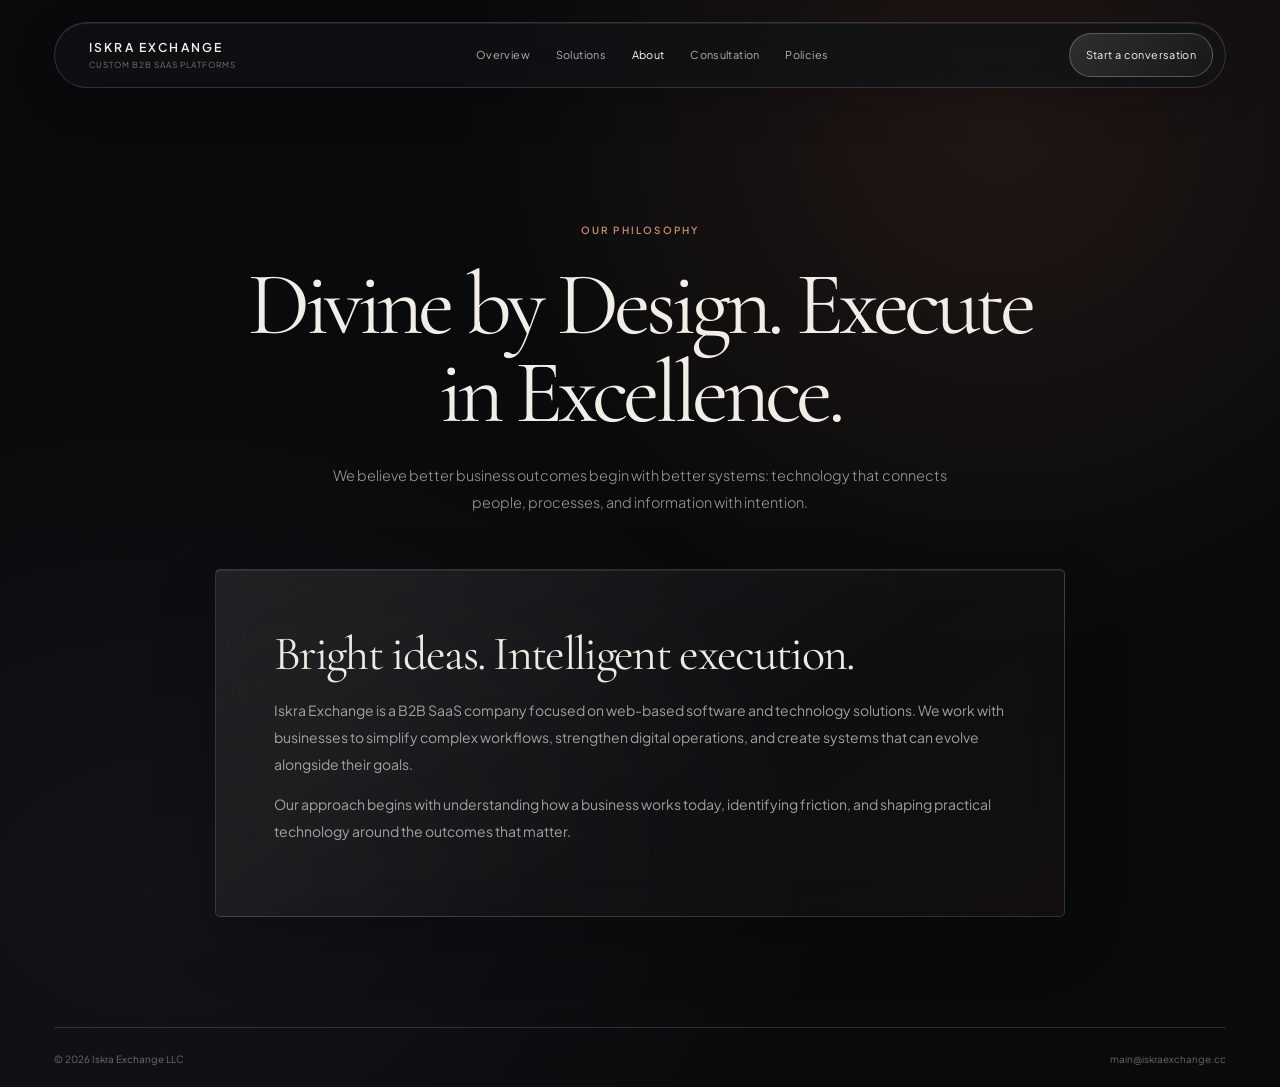
<file: about.html>
<!DOCTYPE html>
<html lang="en">
<head>
  <meta charset="UTF-8" />
  <meta name="viewport" content="width=device-width, initial-scale=1.0" />
  <title>About — Iskra Exchange LLC</title>
  <link rel="stylesheet" href="style.css" />
  <link rel="stylesheet" href="interior.css" />
</head>
<body class="iskra-interior">
  <header><nav class="nav-capsule">
    <a href="index.html" class="brand-group"><span class="brand-mark"><span></span><span></span><span></span></span><div class="logo-text"><span class="logo-title">Iskra Exchange</span><span class="logo-subtitle">Custom B2B SaaS Platforms</span></div></a>
    <div class="nav-links"><a href="index.html" class="nav-btn">Overview</a><a href="services.html" class="nav-btn">Solutions</a><a href="about.html" class="nav-btn active">About</a><a href="contact.html" class="nav-btn">Consultation</a><a href="policies.html" class="nav-btn">Policies</a></div>
    <a href="contact.html" class="nav-btn nav-cta">Start a conversation</a>
  </nav></header>
  <main>
    <div class="header-center"><span class="section-eyebrow">Our philosophy</span><h1 class="section-title">Divine by Design. Execute in Excellence.</h1><p class="section-desc">We believe better business outcomes begin with better systems: technology that connects people, processes, and information with intention.</p></div>
    <div class="standards-card">
      <h2>Bright ideas. Intelligent execution.</h2>
      <p>Iskra Exchange is a B2B SaaS company focused on web-based software and technology solutions. We work with businesses to simplify complex workflows, strengthen digital operations, and create systems that can evolve alongside their goals.</p>
      <p>Our approach begins with understanding how a business works today, identifying friction, and shaping practical technology around the outcomes that matter.</p>
    </div>
  </main>
  <footer><div class="footer-capsule"><div class="footer-bottom"><span>© 2026 Iskra Exchange LLC</span><a href="mailto:main@iskraexchange.cc">main@iskraexchange.cc</a></div></div></footer>
</body>
</html>
</file>
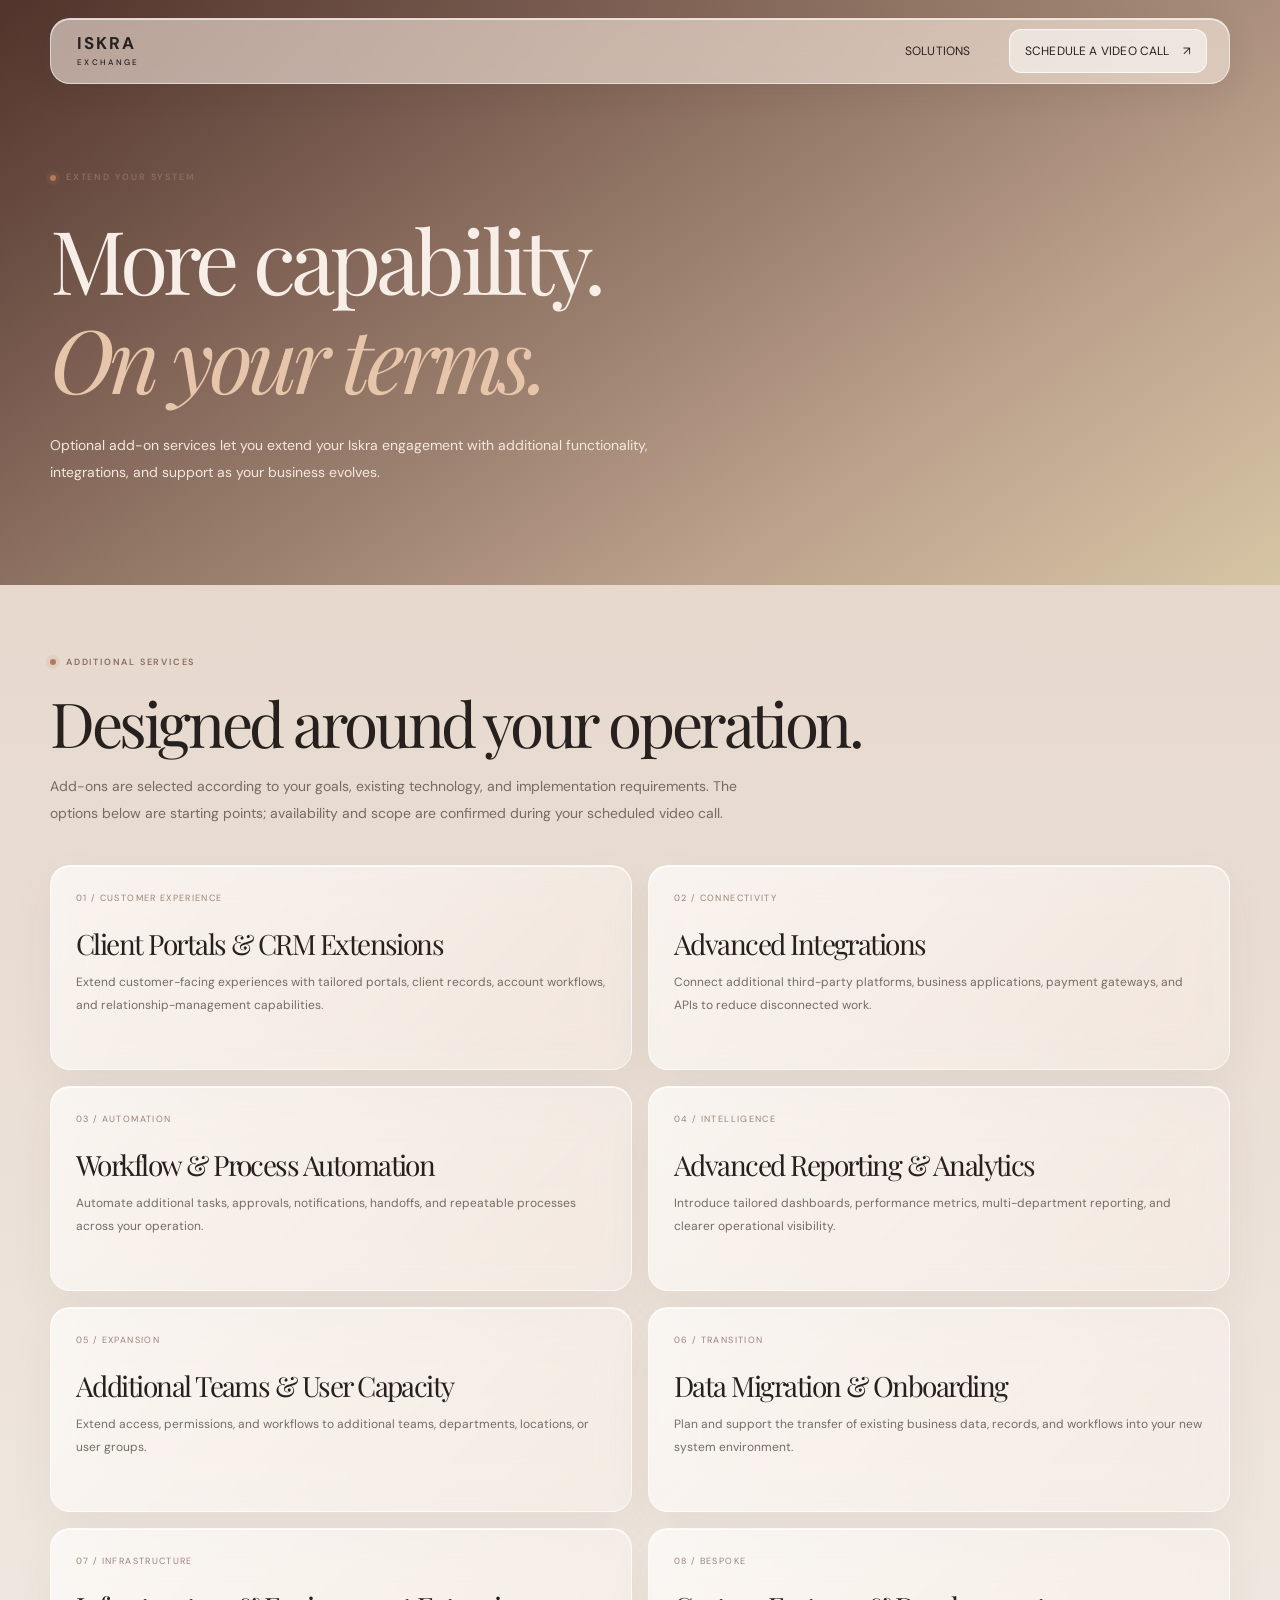
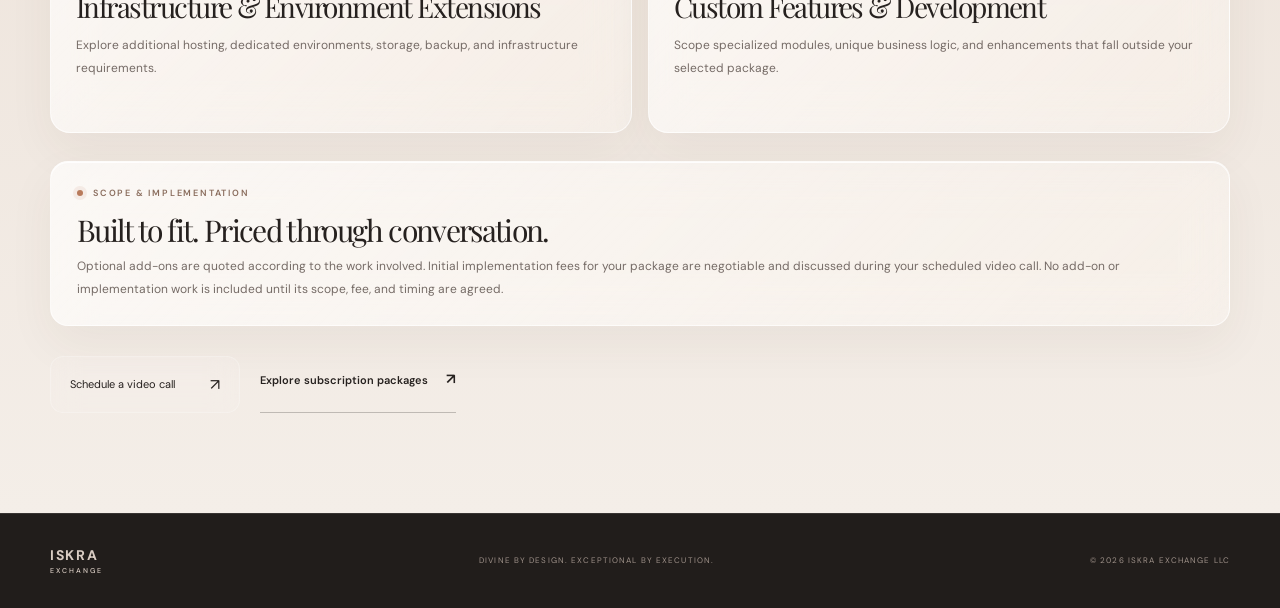
<file: addons.html>
<!doctype html>
<html lang="en">
<head>
<meta charset="utf-8">
<meta name="viewport" content="width=device-width, initial-scale=1">
<meta name="robots" content="noindex, nofollow">
<meta name="description" content="Optional Iskra Exchange add-on services. Shared after a consultation is scheduled.">
<meta name="theme-color" content="#c7b5a8">
<title>Additional Services — Iskra Exchange</title>
<link rel="preconnect" href="https://fonts.googleapis.com">
<link rel="preconnect" href="https://fonts.gstatic.com" crossorigin>
<link href="https://fonts.googleapis.com/css2?family=DM+Sans:wght@400;500;600;700&family=Playfair+Display:ital,wght@1,400;1,500&display=swap" rel="stylesheet">
<link rel="stylesheet" href="styles.css">
<style>
.catalog-hero{padding:170px 0 85px;background:linear-gradient(145deg,#51332b,#bca18c 72%,#d6c5a5)}
.catalog-hero h1{max-width:850px;margin:25px 0;font-size:clamp(48px,7vw,88px);color:#f7eee7}
.catalog-hero h1 em{color:#e7c5aa}
.catalog-hero p{max-width:620px;color:#f3e8df;font-size:14px;line-height:1.9}
.catalog-body{padding:70px 0 100px;background:linear-gradient(to bottom,#e6d8cd,#f4eee8)}
.catalog-intro{max-width:720px;margin-bottom:38px;color:var(--muted);line-height:1.9}
.addon-grid{display:grid;grid-template-columns:repeat(2,minmax(0,1fr));gap:16px}
.addon-card{min-height:205px;padding:25px;border-radius:20px}
.addon-card .card-index{display:block;margin-bottom:22px}
.addon-card h2{margin:0 0 12px;font-size:28px}
.addon-card p{margin:0;color:var(--muted);font-size:12px;line-height:1.9}
.catalog-note{margin-top:28px;padding:24px 26px;border-radius:18px}
.catalog-note p{margin:8px 0 0;color:var(--muted);font-size:12px;line-height:1.9}
.catalog-actions{display:flex;flex-wrap:wrap;gap:20px;margin-top:30px}
@media(max-width:760px){.catalog-hero{padding:135px 0 65px}.addon-grid{grid-template-columns:1fr}.addon-card{min-height:0}}
</style>
</head>
<body>
<header class="site-header">
<a class="wordmark" href="index.html#home" aria-label="Iskra Exchange home">ISKRA<span>EXCHANGE</span></a>
<nav class="navigation" aria-label="Page navigation">
<a href="index.html#services">SOLUTIONS</a>
<a class="nav-cta" href="index.html#contact">SCHEDULE A VIDEO CALL <span aria-hidden="true">↗</span></a>
</nav>
</header>
<main>
<section class="catalog-hero"><div class="section-shell">
<div class="eyebrow"><span class="eyebrow-dot"></span> EXTEND YOUR SYSTEM</div>
<h1>More capability.<br><em>On your terms.</em></h1>
<p>Optional add-on services let you extend your Iskra engagement with additional functionality, integrations, and support as your business evolves.</p>
</div></section>
<section class="catalog-body"><div class="section-shell">
<div class="eyebrow"><span class="eyebrow-dot"></span> ADDITIONAL SERVICES</div>
<h2 style="font-size:clamp(38px,5vw,62px);margin:18px 0 16px">Designed around your operation.</h2>
<p class="catalog-intro">Add-ons are selected according to your goals, existing technology, and implementation requirements. The options below are starting points; availability and scope are confirmed during your scheduled video call.</p>
<div class="addon-grid">
<article class="glass-card addon-card"><span class="card-index">01 / CUSTOMER EXPERIENCE</span><h2>Client Portals &amp; CRM Extensions</h2><p>Extend customer-facing experiences with tailored portals, client records, account workflows, and relationship-management capabilities.</p></article>
<article class="glass-card addon-card"><span class="card-index">02 / CONNECTIVITY</span><h2>Advanced Integrations</h2><p>Connect additional third-party platforms, business applications, payment gateways, and APIs to reduce disconnected work.</p></article>
<article class="glass-card addon-card"><span class="card-index">03 / AUTOMATION</span><h2>Workflow &amp; Process Automation</h2><p>Automate additional tasks, approvals, notifications, handoffs, and repeatable processes across your operation.</p></article>
<article class="glass-card addon-card"><span class="card-index">04 / INTELLIGENCE</span><h2>Advanced Reporting &amp; Analytics</h2><p>Introduce tailored dashboards, performance metrics, multi-department reporting, and clearer operational visibility.</p></article>
<article class="glass-card addon-card"><span class="card-index">05 / EXPANSION</span><h2>Additional Teams &amp; User Capacity</h2><p>Extend access, permissions, and workflows to additional teams, departments, locations, or user groups.</p></article>
<article class="glass-card addon-card"><span class="card-index">06 / TRANSITION</span><h2>Data Migration &amp; Onboarding</h2><p>Plan and support the transfer of existing business data, records, and workflows into your new system environment.</p></article>
<article class="glass-card addon-card"><span class="card-index">07 / INFRASTRUCTURE</span><h2>Infrastructure &amp; Environment Extensions</h2><p>Explore additional hosting, dedicated environments, storage, backup, and infrastructure requirements.</p></article>
<article class="glass-card addon-card"><span class="card-index">08 / BESPOKE</span><h2>Custom Features &amp; Development</h2><p>Scope specialized modules, unique business logic, and enhancements that fall outside your selected package.</p></article>
</div>
<div class="glass-panel catalog-note">
<div class="eyebrow"><span class="eyebrow-dot"></span> SCOPE &amp; IMPLEMENTATION</div>
<h2 style="font-size:30px;margin:13px 0 0">Built to fit. Priced through conversation.</h2>
<p>Optional add-ons are quoted according to the work involved. Initial implementation fees for your package are negotiable and discussed during your scheduled video call. No add-on or implementation work is included until its scope, fee, and timing are agreed.</p>
</div>
<div class="catalog-actions">
<a class="contact-button" href="index.html#contact">Schedule a video call <span>↗</span></a>
<a class="text-link" href="index.html#packages">Explore subscription packages <span>↗</span></a>
</div>
</div></section>
</main>
<footer class="site-footer">
<a class="wordmark footer-wordmark" href="index.html#home">ISKRA<span>EXCHANGE</span></a>
<span class="footer-note">DIVINE BY DESIGN. EXCEPTIONAL BY EXECUTION.</span>
<span class="copyright">© <span id="year"></span> ISKRA EXCHANGE LLC</span>
</footer>
<script src="script.js"></script>
</body>
</html>
</file>
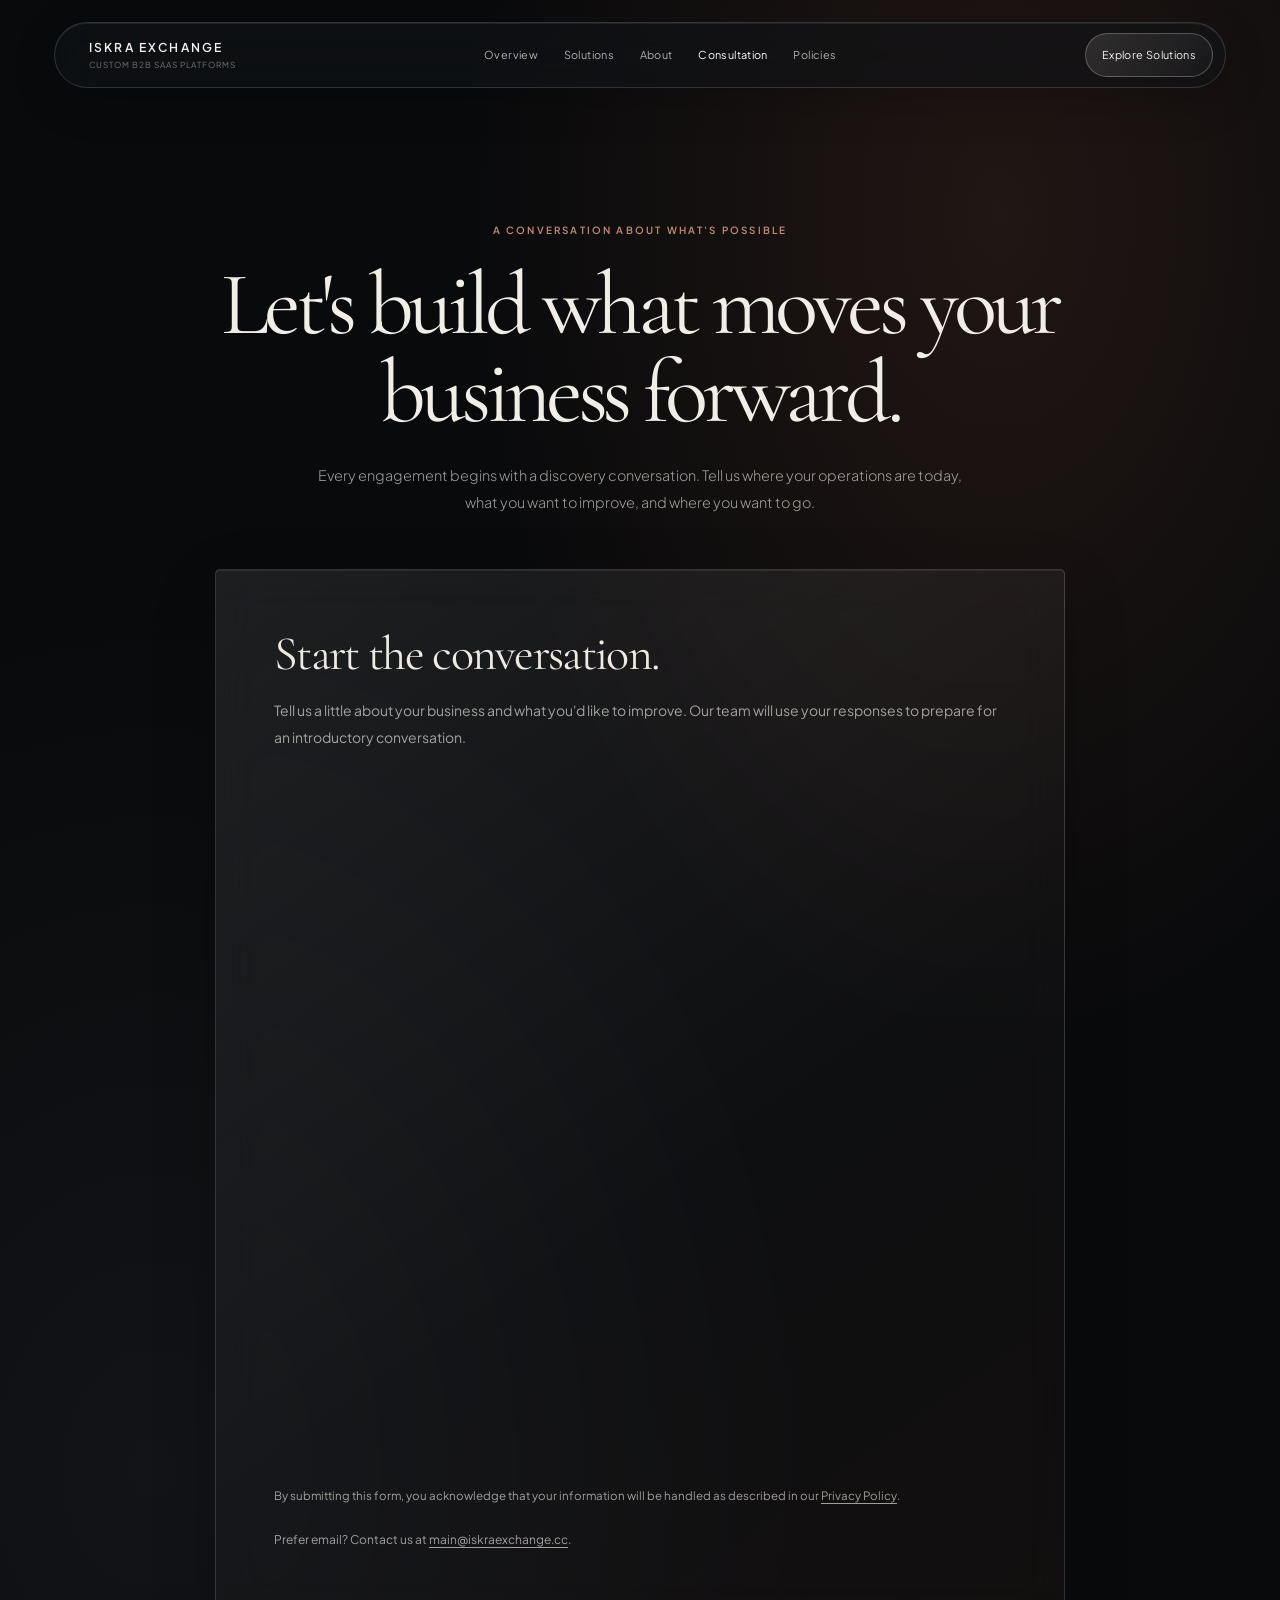
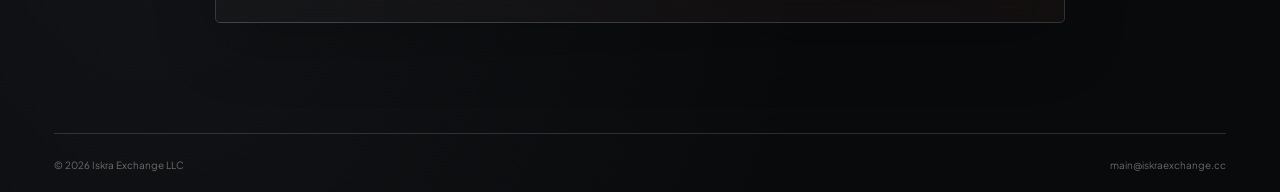
<file: contact.html>
<!DOCTYPE html>
<html lang="en">
<head>
  <meta charset="UTF-8" />
  <meta name="viewport" content="width=device-width, initial-scale=1.0" />
  <title>Schedule Discovery Session — Iskra Exchange LLC</title>
  <link rel="stylesheet" href="style.css" />
  <link rel="stylesheet" href="interior.css" />
</head>
<body class="iskra-interior">
  <div class="ambient-glow-1"></div><div class="ambient-glow-2"></div>
  <header><nav class="nav-capsule">
    <a href="index.html" class="brand-group"><span class="brand-mark"><span></span><span></span><span></span></span><div class="logo-text"><span class="logo-title">Iskra Exchange</span><span class="logo-subtitle">Custom B2B SaaS Platforms</span></div></a>
    <div class="nav-links"><a href="index.html" class="nav-btn">Overview</a><a href="services.html" class="nav-btn">Solutions</a><a href="about.html" class="nav-btn">About</a><a href="contact.html" class="nav-btn active">Consultation</a><a href="policies.html" class="nav-btn">Policies</a></div>
    <a href="services.html" class="nav-btn nav-cta">Explore Solutions</a>
  </nav></header>
  <main>
    <div class="header-center"><span class="section-eyebrow">A conversation about what's possible</span><h1 class="section-title">Let's build what moves your business forward.</h1><p class="section-desc">Every engagement begins with a discovery conversation. Tell us where your operations are today, what you want to improve, and where you want to go.</p></div>
    <div class="standards-card">
      <h2>Start the conversation.</h2>
      <p>Tell us a little about your business and what you'd like to improve. Our team will use your responses to prepare for an introductory conversation.</p>
      <div class="tally-form" style="width:100%;min-height:650px;">
        <iframe
          data-tally-src="https://tally.so/embed/Qo1xXl?alignLeft=1&hideTitle=1&transparentBackground=1&dynamicHeight=1"
          loading="lazy"
          width="100%"
          height="700"
          frameborder="0"
          marginheight="0"
          marginwidth="0"
          title="Iskra Exchange consultation form"
          style="width:100%;min-height:650px;border:0;border-radius:3px;">
        </iframe>
      </div>
      <p class="privacy-note" style="margin-top:14px;font-size:.72rem;">By submitting this form, you acknowledge that your information will be handled as described in our <a href="privacy.html" style="text-decoration:underline;text-underline-offset:3px;">Privacy Policy</a>.</p>
      <p style="margin-top:22px;font-size:.75rem;">Prefer email? Contact us at <a href="mailto:main@iskraexchange.cc" style="text-decoration:underline;text-underline-offset:3px;">main@iskraexchange.cc</a>.</p>
    </div>
  </main>
  <footer><div class="footer-capsule"><div class="footer-bottom"><span>© 2026 Iskra Exchange LLC</span><a href="mailto:main@iskraexchange.cc">main@iskraexchange.cc</a></div></div></footer>
  <script>
    (function () {
      var d = document;
      var w = "https://tally.so/widgets/embed.js";
      var v = function () {
        if (typeof Tally !== "undefined") {
          Tally.loadEmbeds();
        } else {
          d.querySelectorAll("iframe[data-tally-src]:not([src])").forEach(function (e) {
            e.src = e.dataset.tallySrc;
          });
        }
      };
      if (typeof Tally !== "undefined") {
        v();
      } else if (!d.querySelector('script[src="' + w + '"]')) {
        var s = d.createElement("script");
        s.src = w;
        s.onload = v;
        s.onerror = v;
        s.async = true;
        d.body.appendChild(s);
      }
    })();
  </script>
</body>
</html>
</file>
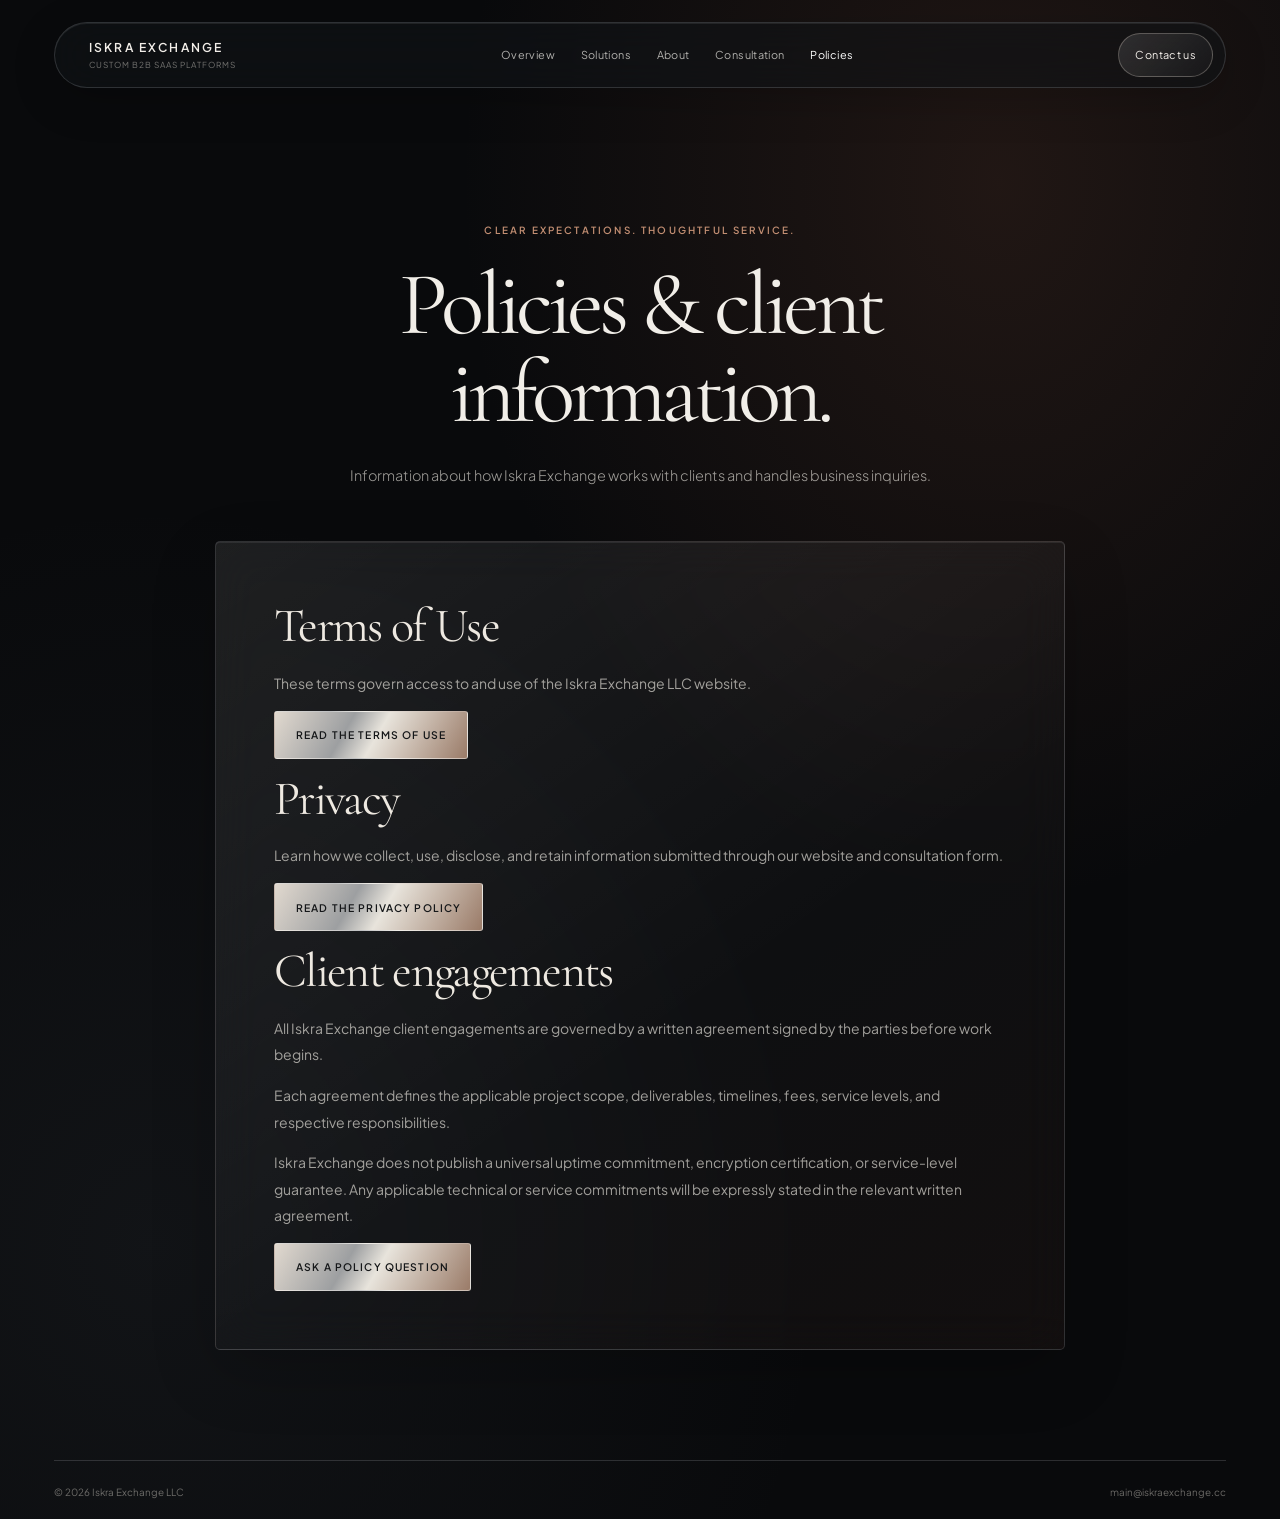
<file: policies.html>
<!DOCTYPE html>
<html lang="en">
<head>
  <meta charset="UTF-8" />
  <meta name="viewport" content="width=device-width, initial-scale=1.0" />
  <title>Policies — Iskra Exchange LLC</title>
  <link rel="stylesheet" href="style.css" />
  <link rel="stylesheet" href="interior.css" />
</head>
<body class="iskra-interior">
  <header><nav class="nav-capsule">
    <a href="index.html" class="brand-group"><span class="brand-mark"><span></span><span></span><span></span></span><div class="logo-text"><span class="logo-title">Iskra Exchange</span><span class="logo-subtitle">Custom B2B SaaS Platforms</span></div></a>
    <div class="nav-links"><a href="index.html" class="nav-btn">Overview</a><a href="services.html" class="nav-btn">Solutions</a><a href="about.html" class="nav-btn">About</a><a href="contact.html" class="nav-btn">Consultation</a><a href="policies.html" class="nav-btn active">Policies</a></div>
    <a href="contact.html" class="nav-btn nav-cta">Contact us</a>
  </nav></header>
  <main>
    <div class="header-center"><span class="section-eyebrow">Clear expectations. Thoughtful service.</span><h1 class="section-title">Policies &amp; client information.</h1><p class="section-desc">Information about how Iskra Exchange works with clients and handles business inquiries.</p></div>
    <div class="standards-card">
      <h2>Terms of Use</h2>
      <p>These terms govern access to and use of the Iskra Exchange LLC website.</p>
      <p><a href="terms.html" class="btn-checkout">Read the Terms of Use</a></p>
      <h2>Privacy</h2>
      <p>Learn how we collect, use, disclose, and retain information submitted through our website and consultation form.</p>
      <p><a href="privacy.html" class="btn-checkout">Read the Privacy Policy</a></p>
      <h2>Client engagements</h2>
      <p>All Iskra Exchange client engagements are governed by a written agreement signed by the parties before work begins.</p>
      <p>Each agreement defines the applicable project scope, deliverables, timelines, fees, service levels, and respective responsibilities.</p>
      <p>Iskra Exchange does not publish a universal uptime commitment, encryption certification, or service-level guarantee. Any applicable technical or service commitments will be expressly stated in the relevant written agreement.</p>
      <a href="mailto:main@iskraexchange.cc?subject=Iskra%20Exchange%20Policies" class="btn-checkout">Ask a policy question</a>
    </div>
  </main>
  <footer><div class="footer-capsule"><div class="footer-bottom"><span>© 2026 Iskra Exchange LLC</span><a href="mailto:main@iskraexchange.cc">main@iskraexchange.cc</a></div></div></footer>
</body>
</html>
</file>
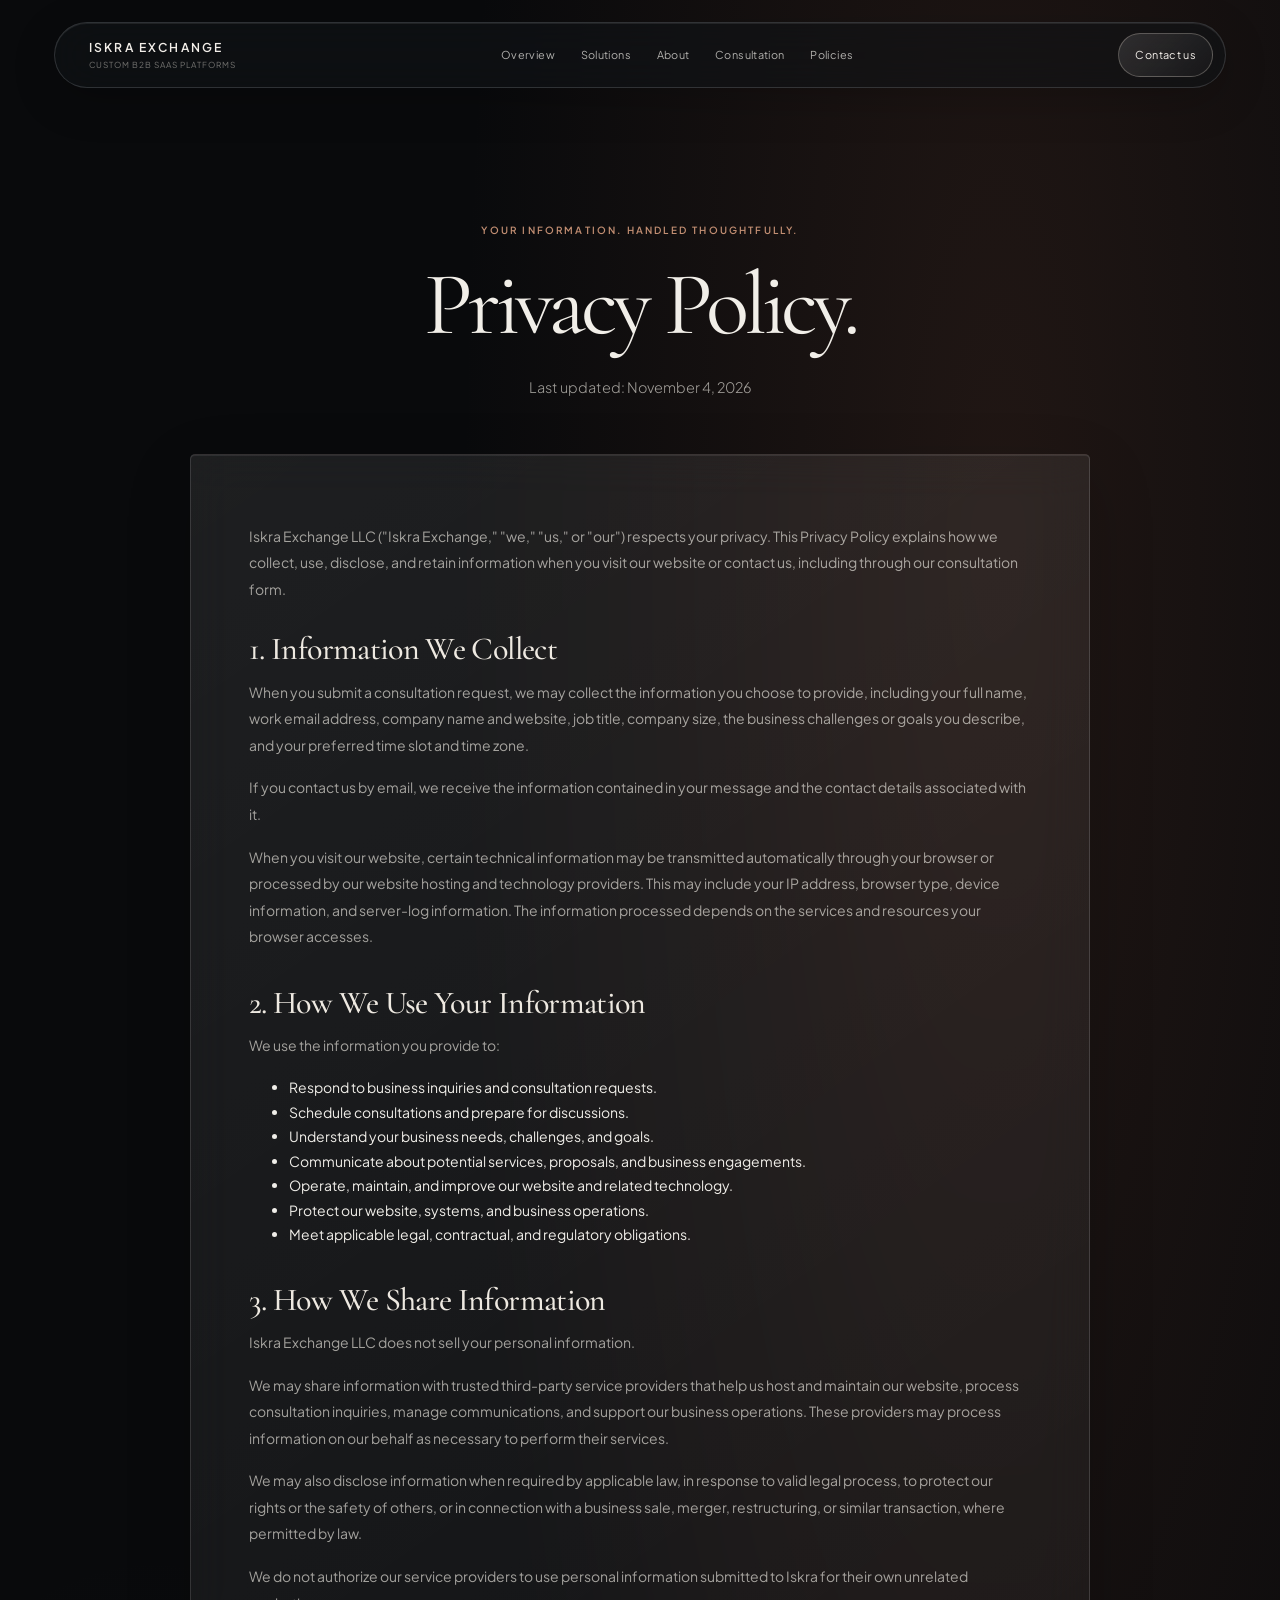
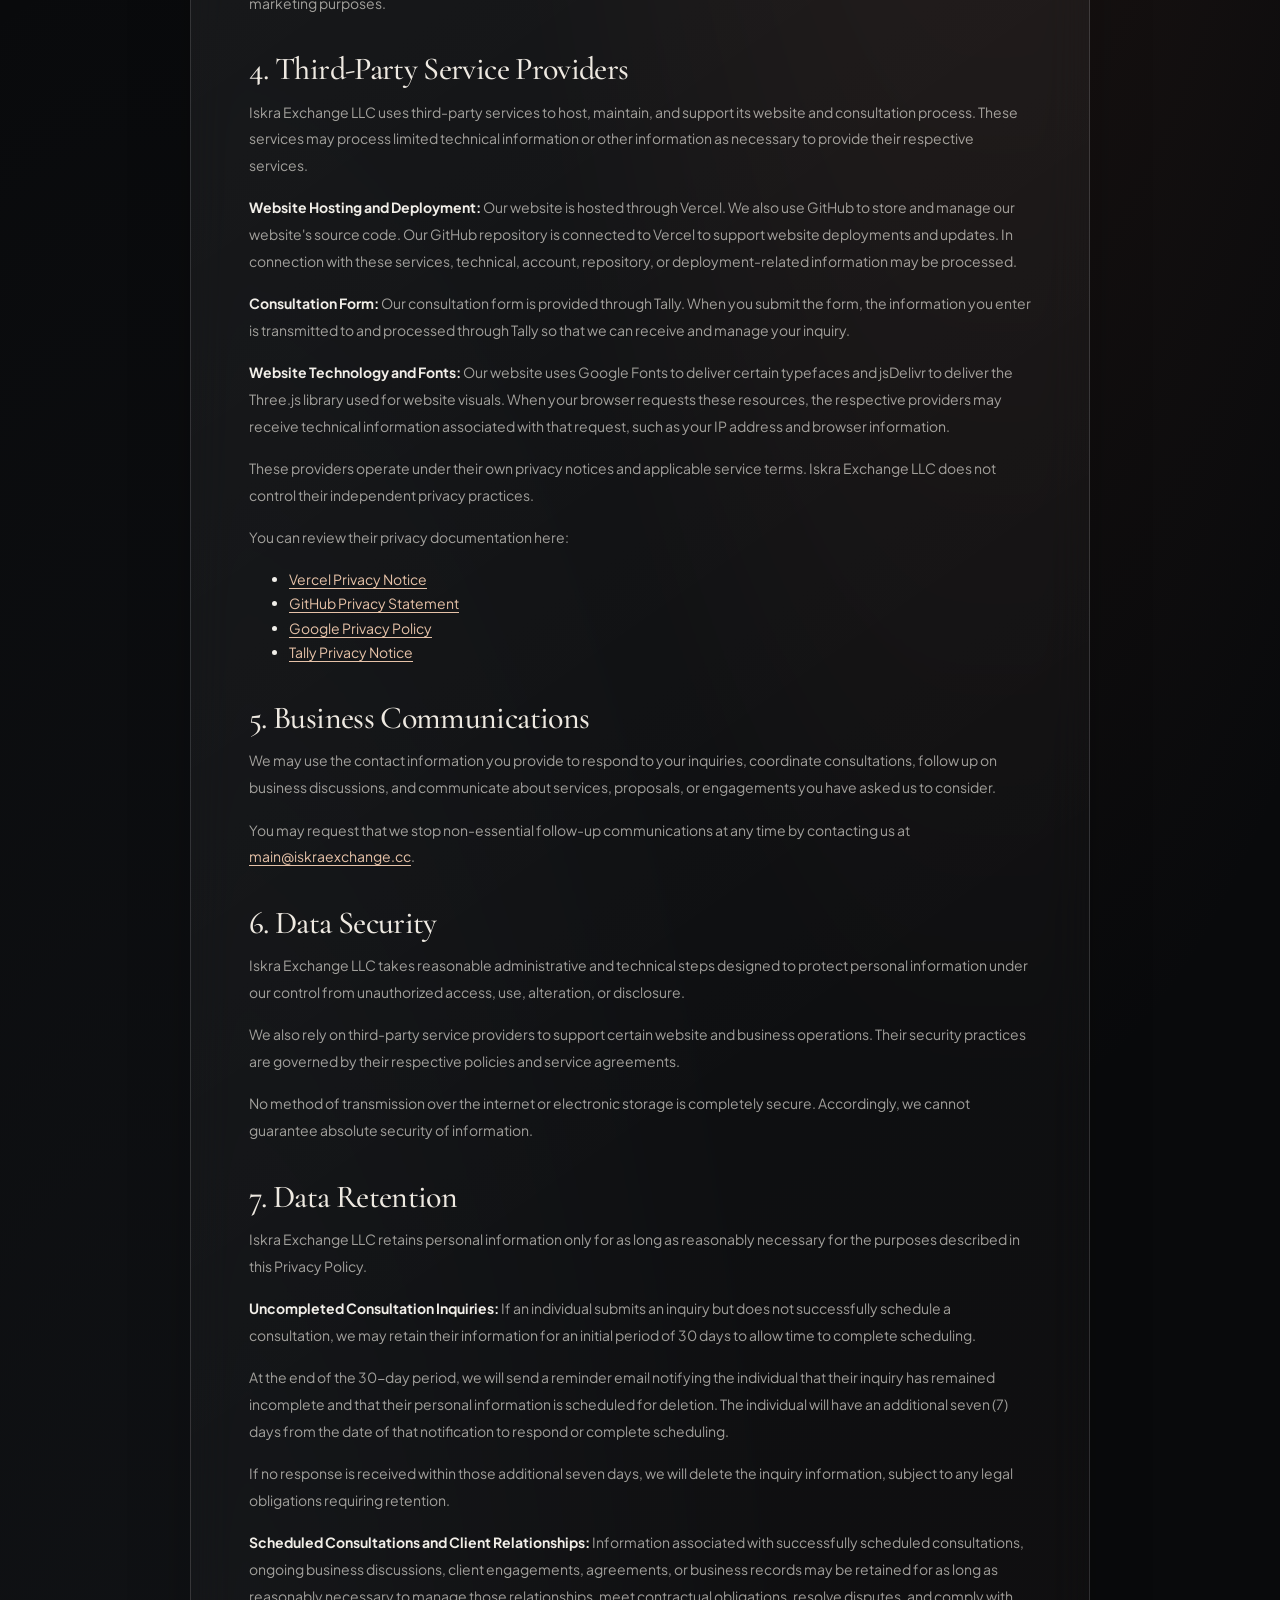
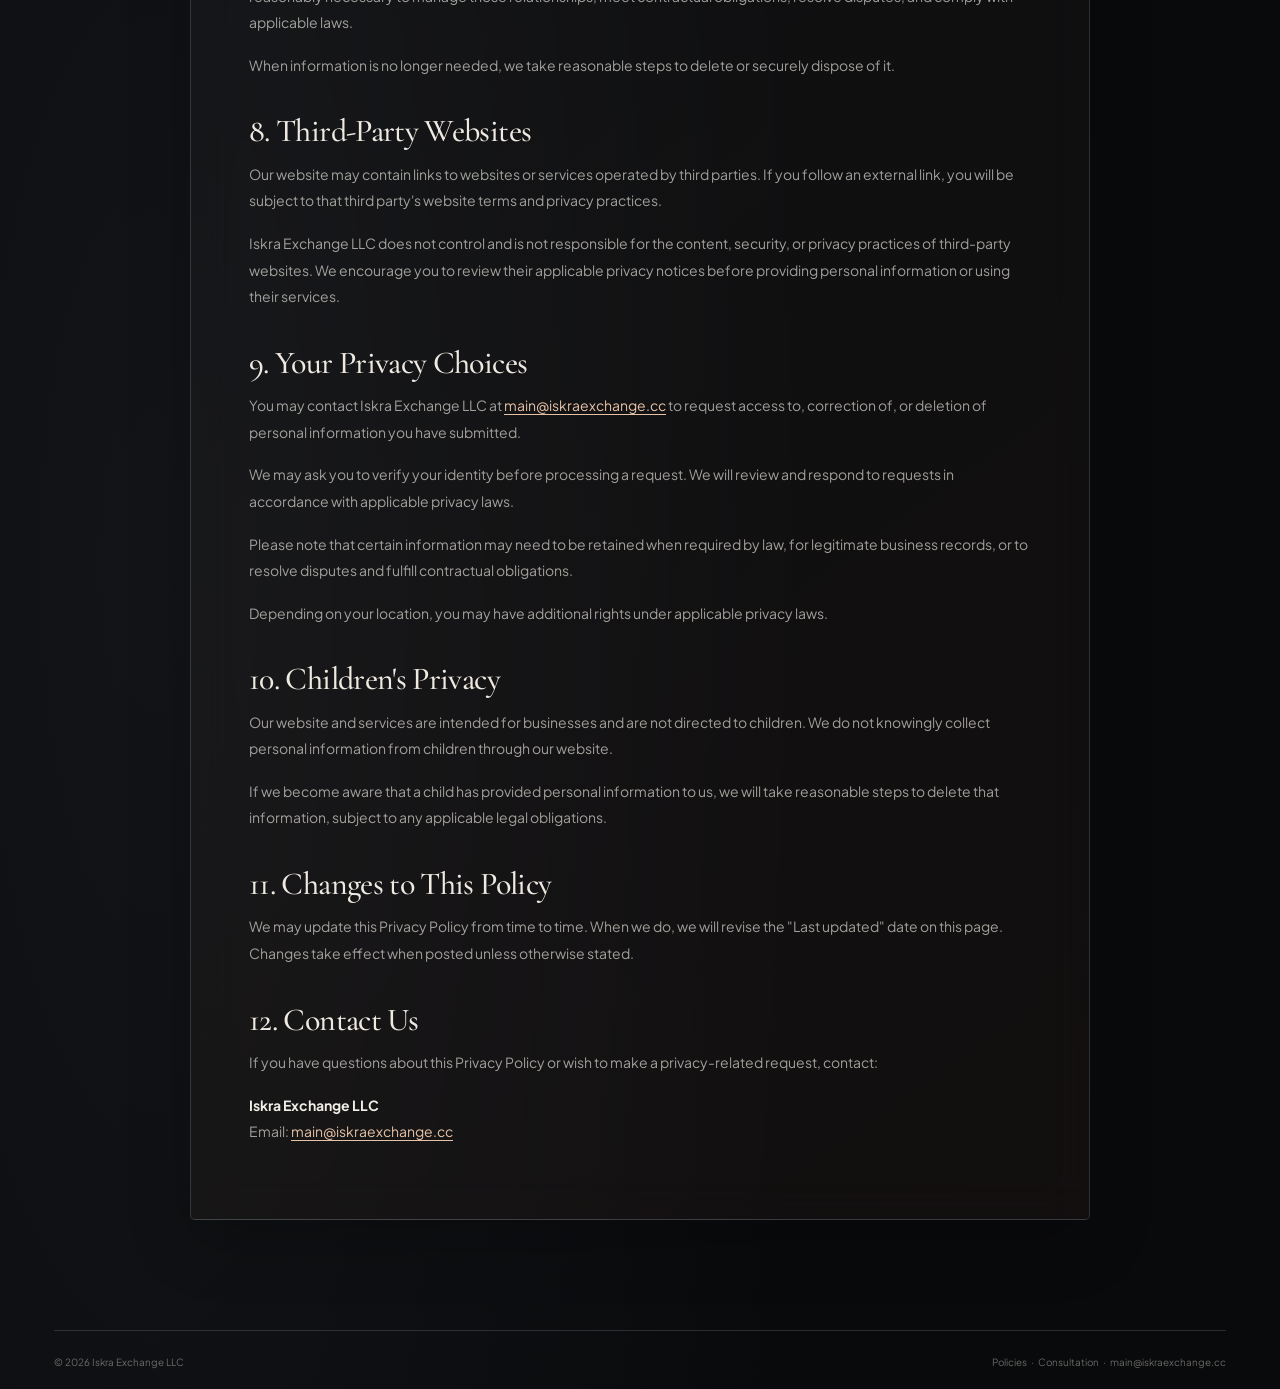
<file: privacy.html>
<!DOCTYPE html>
<html lang="en">
<head>
  <meta charset="UTF-8" />
  <meta name="viewport" content="width=device-width, initial-scale=1.0" />
  <title>Privacy Policy — Iskra Exchange LLC</title>
  <meta name="description" content="Learn how Iskra Exchange LLC collects, uses, shares, and retains information submitted through its website and consultation form." />
  <link rel="stylesheet" href="style.css" />
  <link rel="stylesheet" href="interior.css" />
</head>
<body class="iskra-interior">
  <header><nav class="nav-capsule">
    <a href="index.html" class="brand-group"><span class="brand-mark"><span></span><span></span><span></span></span><div class="logo-text"><span class="logo-title">Iskra Exchange</span><span class="logo-subtitle">Custom B2B SaaS Platforms</span></div></a>
    <div class="nav-links"><a href="index.html" class="nav-btn">Overview</a><a href="services.html" class="nav-btn">Solutions</a><a href="about.html" class="nav-btn">About</a><a href="contact.html" class="nav-btn">Consultation</a><a href="policies.html" class="nav-btn">Policies</a></div>
    <a href="contact.html" class="nav-btn nav-cta">Contact us</a>
  </nav></header>
  <main>
    <div class="header-center">
      <span class="section-eyebrow">Your information. Handled thoughtfully.</span>
      <h1 class="section-title">Privacy Policy.</h1>
      <p class="section-desc">Last updated: November 4, 2026</p>
    </div>
    <article class="standards-card privacy-copy">
      <p>Iskra Exchange LLC ("Iskra Exchange," "we," "us," or "our") respects your privacy. This Privacy Policy explains how we collect, use, disclose, and retain information when you visit our website or contact us, including through our consultation form.</p>

      <h2>1. Information We Collect</h2>
      <p>When you submit a consultation request, we may collect the information you choose to provide, including your full name, work email address, company name and website, job title, company size, the business challenges or goals you describe, and your preferred time slot and time zone.</p>
      <p>If you contact us by email, we receive the information contained in your message and the contact details associated with it.</p>
      <p>When you visit our website, certain technical information may be transmitted automatically through your browser or processed by our website hosting and technology providers. This may include your IP address, browser type, device information, and server-log information. The information processed depends on the services and resources your browser accesses.</p>

      <h2>2. How We Use Your Information</h2>
      <p>We use the information you provide to:</p>
      <ul>
        <li>Respond to business inquiries and consultation requests.</li>
        <li>Schedule consultations and prepare for discussions.</li>
        <li>Understand your business needs, challenges, and goals.</li>
        <li>Communicate about potential services, proposals, and business engagements.</li>
        <li>Operate, maintain, and improve our website and related technology.</li>
        <li>Protect our website, systems, and business operations.</li>
        <li>Meet applicable legal, contractual, and regulatory obligations.</li>
      </ul>

      <h2>3. How We Share Information</h2>
      <p>Iskra Exchange LLC does not sell your personal information.</p>
      <p>We may share information with trusted third-party service providers that help us host and maintain our website, process consultation inquiries, manage communications, and support our business operations. These providers may process information on our behalf as necessary to perform their services.</p>
      <p>We may also disclose information when required by applicable law, in response to valid legal process, to protect our rights or the safety of others, or in connection with a business sale, merger, restructuring, or similar transaction, where permitted by law.</p>
      <p>We do not authorize our service providers to use personal information submitted to Iskra for their own unrelated marketing purposes.</p>

      <h2>4. Third-Party Service Providers</h2>
      <p>Iskra Exchange LLC uses third-party services to host, maintain, and support its website and consultation process. These services may process limited technical information or other information as necessary to provide their respective services.</p>
      <p><strong>Website Hosting and Deployment:</strong> Our website is hosted through Vercel. We also use GitHub to store and manage our website's source code. Our GitHub repository is connected to Vercel to support website deployments and updates. In connection with these services, technical, account, repository, or deployment-related information may be processed.</p>
      <p><strong>Consultation Form:</strong> Our consultation form is provided through Tally. When you submit the form, the information you enter is transmitted to and processed through Tally so that we can receive and manage your inquiry.</p>
      <p><strong>Website Technology and Fonts:</strong> Our website uses Google Fonts to deliver certain typefaces and jsDelivr to deliver the Three.js library used for website visuals. When your browser requests these resources, the respective providers may receive technical information associated with that request, such as your IP address and browser information.</p>
      <p>These providers operate under their own privacy notices and applicable service terms. Iskra Exchange LLC does not control their independent privacy practices.</p>
      <p>You can review their privacy documentation here:</p>
      <ul>
        <li><a href="https://vercel.com/legal/privacy-notice" target="_blank" rel="noopener noreferrer">Vercel Privacy Notice</a></li>
        <li><a href="https://docs.github.com/en/site-policy/privacy-policies/github-privacy-statement" target="_blank" rel="noopener noreferrer">GitHub Privacy Statement</a></li>
        <li><a href="https://policies.google.com/privacy" target="_blank" rel="noopener noreferrer">Google Privacy Policy</a></li>
        <li><a href="https://tally.so/help/privacy-policy" target="_blank" rel="noopener noreferrer">Tally Privacy Notice</a></li>
      </ul>

      <h2>5. Business Communications</h2>
      <p>We may use the contact information you provide to respond to your inquiries, coordinate consultations, follow up on business discussions, and communicate about services, proposals, or engagements you have asked us to consider.</p>
      <p>You may request that we stop non-essential follow-up communications at any time by contacting us at <a href="mailto:main@iskraexchange.cc">main@iskraexchange.cc</a>.</p>

      <h2>6. Data Security</h2>
      <p>Iskra Exchange LLC takes reasonable administrative and technical steps designed to protect personal information under our control from unauthorized access, use, alteration, or disclosure.</p>
      <p>We also rely on third-party service providers to support certain website and business operations. Their security practices are governed by their respective policies and service agreements.</p>
      <p>No method of transmission over the internet or electronic storage is completely secure. Accordingly, we cannot guarantee absolute security of information.</p>

      <h2>7. Data Retention</h2>
      <p>Iskra Exchange LLC retains personal information only for as long as reasonably necessary for the purposes described in this Privacy Policy.</p>
      <p><strong>Uncompleted Consultation Inquiries:</strong> If an individual submits an inquiry but does not successfully schedule a consultation, we may retain their information for an initial period of 30 days to allow time to complete scheduling.</p>
      <p>At the end of the 30-day period, we will send a reminder email notifying the individual that their inquiry has remained incomplete and that their personal information is scheduled for deletion. The individual will have an additional seven (7) days from the date of that notification to respond or complete scheduling.</p>
      <p>If no response is received within those additional seven days, we will delete the inquiry information, subject to any legal obligations requiring retention.</p>
      <p><strong>Scheduled Consultations and Client Relationships:</strong> Information associated with successfully scheduled consultations, ongoing business discussions, client engagements, agreements, or business records may be retained for as long as reasonably necessary to manage those relationships, meet contractual obligations, resolve disputes, and comply with applicable laws.</p>
      <p>When information is no longer needed, we take reasonable steps to delete or securely dispose of it.</p>

      <h2>8. Third-Party Websites</h2>
      <p>Our website may contain links to websites or services operated by third parties. If you follow an external link, you will be subject to that third party's website terms and privacy practices.</p>
      <p>Iskra Exchange LLC does not control and is not responsible for the content, security, or privacy practices of third-party websites. We encourage you to review their applicable privacy notices before providing personal information or using their services.</p>

      <h2>9. Your Privacy Choices</h2>
      <p>You may contact Iskra Exchange LLC at <a href="mailto:main@iskraexchange.cc">main@iskraexchange.cc</a> to request access to, correction of, or deletion of personal information you have submitted.</p>
      <p>We may ask you to verify your identity before processing a request. We will review and respond to requests in accordance with applicable privacy laws.</p>
      <p>Please note that certain information may need to be retained when required by law, for legitimate business records, or to resolve disputes and fulfill contractual obligations.</p>
      <p>Depending on your location, you may have additional rights under applicable privacy laws.</p>

      <h2>10. Children's Privacy</h2>
      <p>Our website and services are intended for businesses and are not directed to children. We do not knowingly collect personal information from children through our website.</p>
      <p>If we become aware that a child has provided personal information to us, we will take reasonable steps to delete that information, subject to any applicable legal obligations.</p>

      <h2>11. Changes to This Policy</h2>
      <p>We may update this Privacy Policy from time to time. When we do, we will revise the "Last updated" date on this page. Changes take effect when posted unless otherwise stated.</p>

      <h2>12. Contact Us</h2>
      <p>If you have questions about this Privacy Policy or wish to make a privacy-related request, contact:</p>
      <p><strong>Iskra Exchange LLC</strong><br />Email: <a href="mailto:main@iskraexchange.cc">main@iskraexchange.cc</a></p>
    </article>
  </main>
  <footer><div class="footer-capsule"><div class="footer-bottom"><span>© 2026 Iskra Exchange LLC</span><span><a href="policies.html">Policies</a> &nbsp;·&nbsp; <a href="contact.html">Consultation</a> &nbsp;·&nbsp; <a href="mailto:main@iskraexchange.cc">main@iskraexchange.cc</a></span></div></div></footer>
</body>
</html>
</file>
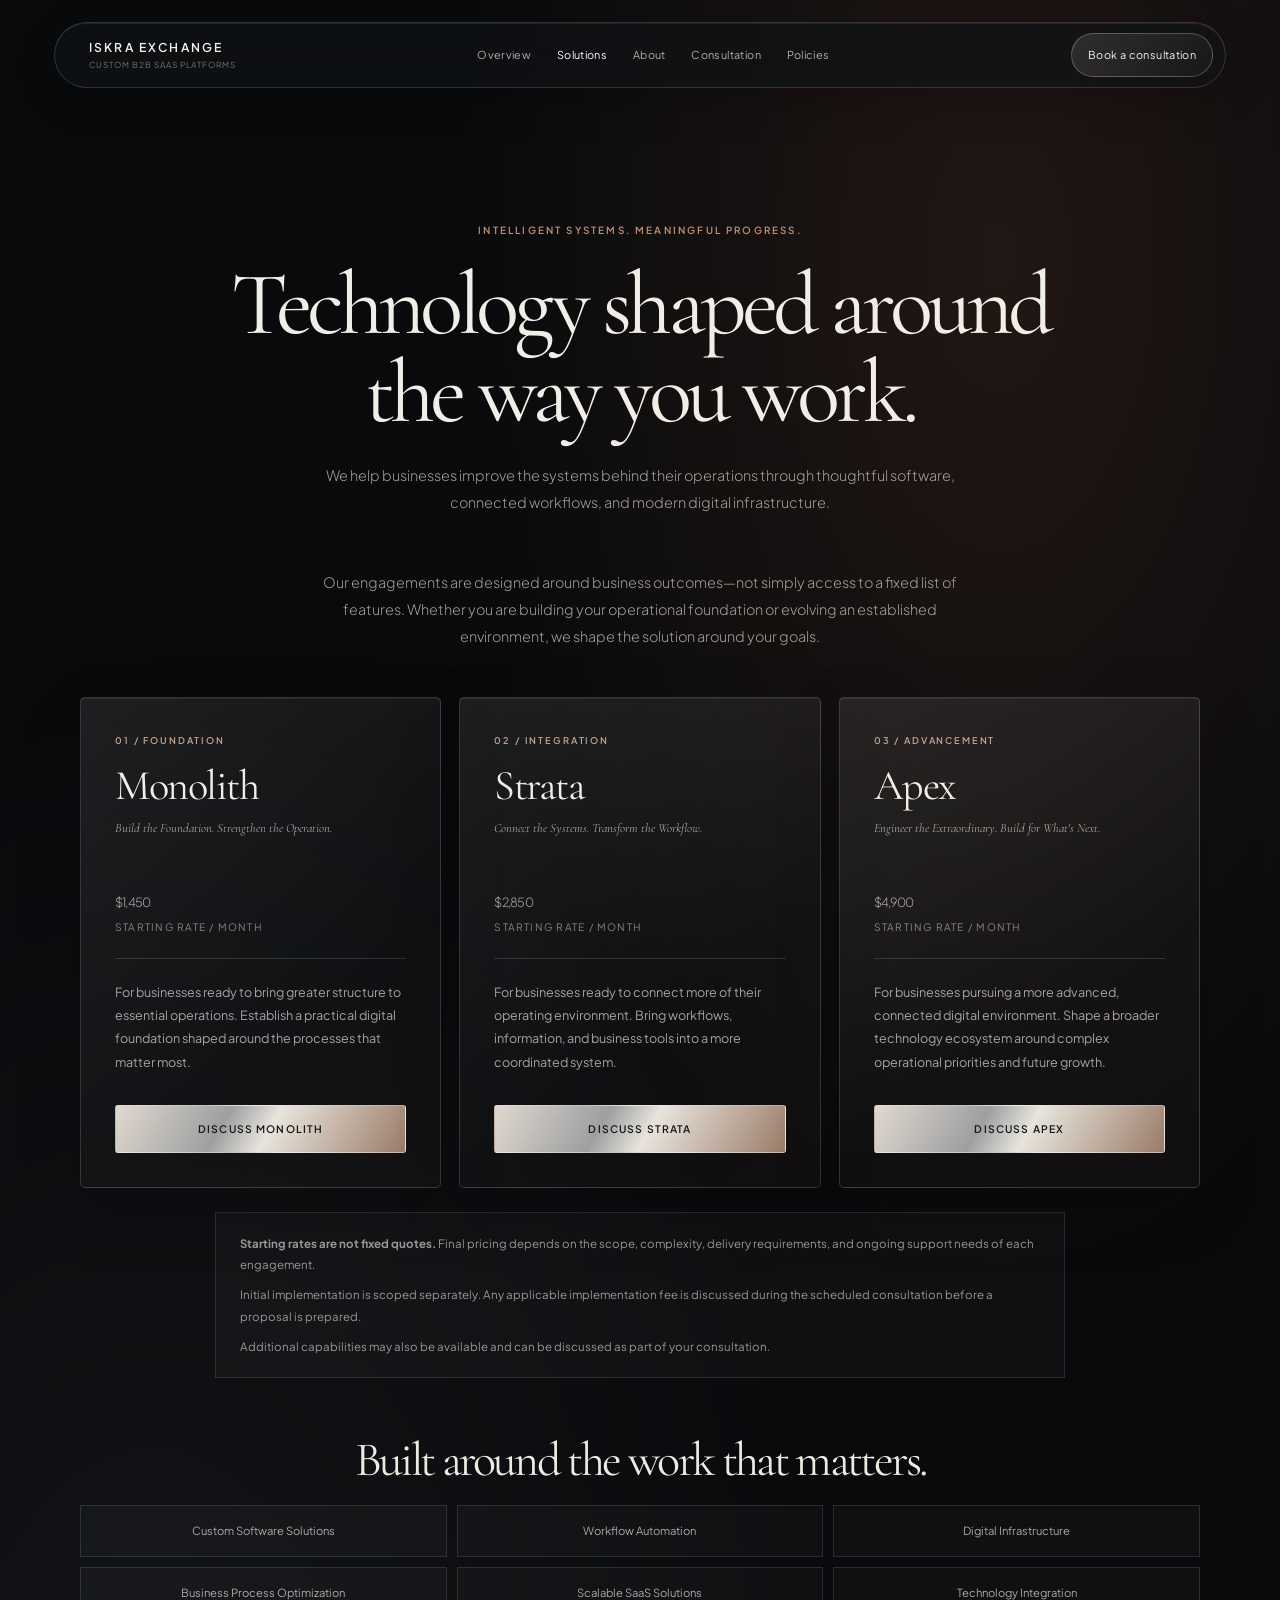
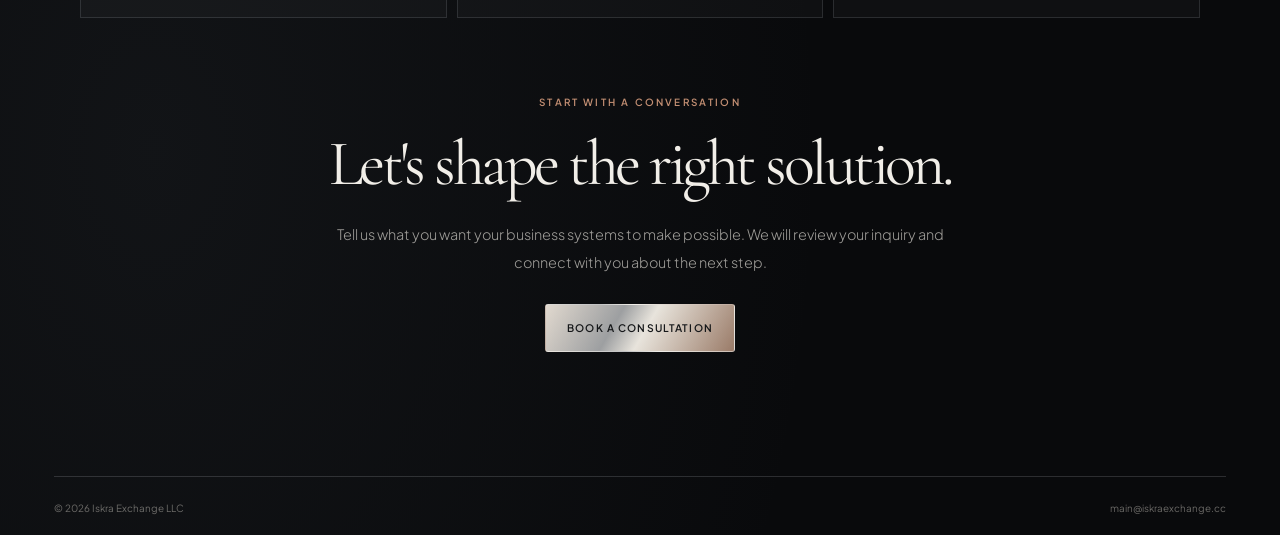
<file: services.html>
<!DOCTYPE html>
<html lang="en">
<head>
  <meta charset="UTF-8" />
  <meta name="viewport" content="width=device-width, initial-scale=1.0" />
  <meta name="theme-color" content="#090a0c" />
  <meta name="description" content="Explore Iskra Exchange's solution engagements and starting rates for custom business software, workflow automation, and digital infrastructure." />
  <title>Solutions &amp; Starting Rates — Iskra Exchange LLC</title>
  <link rel="preconnect" href="https://fonts.googleapis.com" />
  <link rel="preconnect" href="https://fonts.gstatic.com" crossorigin />
  <link href="https://fonts.googleapis.com/css2?family=Cormorant+Garamond:ital,wght@0,400;0,500;1,400;1,500&family=Plus+Jakarta+Sans:wght@300;400;500;600&display=swap" rel="stylesheet" />
  <link rel="stylesheet" href="style.css" />
  <link rel="stylesheet" href="interior.css" />
  <style>
    .solution-intro { max-width: 760px; margin: 0 auto 46px; text-align: center; }
    .solution-grid { display: grid; grid-template-columns: repeat(3, minmax(0, 1fr)); gap: 18px; align-items: stretch; }
    .solution-card { display: flex; flex-direction: column; min-width: 0; padding: clamp(24px, 3vw, 34px); border: 1px solid rgba(225,230,236,.17); border-radius: 5px; background: linear-gradient(145deg, rgba(255,255,255,.085), rgba(255,255,255,.025) 64%, rgba(149,87,62,.06)); box-shadow: inset 0 1px rgba(255,255,255,.07), 0 22px 65px rgba(0,0,0,.18); }
    .solution-card__eyebrow { color: #c5a38d; font-size: .58rem; font-weight: 600; letter-spacing: .2em; text-transform: uppercase; }
    .solution-card h2 { margin: 17px 0 2px; color: #f1eee8; font: 400 clamp(2rem,3.3vw,2.8rem)/1 'Cormorant Garamond', Georgia, serif; letter-spacing: -.035em; }
    .solution-card__promise { min-height: 54px; margin: 8px 0 20px; color: rgba(235,232,225,.74); font-family: 'Cormorant Garamond', Georgia, serif; font-size: 1.2rem; font-style: italic; line-height: 1.35; }
    .solution-card__price { margin: 0 0 3px; color: #f5f2ed; font-size: clamp(1.8rem,3vw,2.3rem); font-weight: 300; letter-spacing: -.06em; }
    .solution-card__period { color: rgba(235,232,225,.52); font-size: .64rem; letter-spacing: .12em; text-transform: uppercase; }
    .solution-card__rule { height: 1px; margin: 22px 0; background: rgba(225,230,236,.15); }
    .solution-card p { color: rgba(235,232,225,.68); font-size: .79rem; line-height: 1.85; }
    .solution-card .solution-card__cta { margin-top: auto; padding-top: 18px; }
    .solution-card .btn-checkout { width: 100%; }
    .pricing-note { max-width: 850px; margin: 24px auto 0; padding: 20px 24px; border: 1px solid rgba(225,230,236,.12); background: rgba(255,255,255,.025); }
    .pricing-note p { margin: 0 0 9px; color: rgba(235,232,225,.62); font-size: .72rem; line-height: 1.85; }
    .pricing-note p:last-child { margin-bottom: 0; }
    .capabilities { margin-top: 56px; }
    .capabilities h2 { margin-bottom: 18px; color: #eee9e1; text-align: center; font: 400 clamp(2rem,4vw,3rem)/1.1 'Cormorant Garamond', Georgia, serif; }
    .capability-list { display: grid; grid-template-columns: repeat(3,minmax(0,1fr)); gap: 10px; }
    .capability-list span { padding: 15px 16px; border: 1px solid rgba(225,230,236,.13); background: rgba(255,255,255,.025); color: rgba(235,232,225,.7); font-size: .7rem; text-align: center; }
    @media (max-width: 820px) { .solution-grid { grid-template-columns: 1fr; max-width: 560px; margin: 0 auto; } .solution-card__promise { min-height: 0; } .capability-list { grid-template-columns: repeat(2,minmax(0,1fr)); } }
    @media (max-width: 480px) { .capability-list { grid-template-columns: 1fr; } .pricing-note { padding: 18px; } }
  </style>
</head>
<body class="iskra-interior">
  <header><nav class="nav-capsule">
    <a href="index.html" class="brand-group"><span class="brand-mark"><span></span><span></span><span></span></span><div class="logo-text"><span class="logo-title">Iskra Exchange</span><span class="logo-subtitle">Custom B2B SaaS Platforms</span></div></a>
    <div class="nav-links"><a href="index.html" class="nav-btn">Overview</a><a href="services.html" class="nav-btn active" aria-current="page">Solutions</a><a href="about.html" class="nav-btn">About</a><a href="contact.html" class="nav-btn">Consultation</a><a href="policies.html" class="nav-btn">Policies</a></div>
    <a href="contact.html" class="nav-btn nav-cta">Book a consultation</a>
  </nav></header>
  <main>
    <div class="header-center">
      <span class="section-eyebrow">Intelligent systems. Meaningful progress.</span>
      <h1 class="section-title">Technology shaped around the way you work.</h1>
      <p class="section-desc">We help businesses improve the systems behind their operations through thoughtful software, connected workflows, and modern digital infrastructure.</p>
    </div>

    <section class="solution-intro" aria-label="How our engagements work">
      <p class="section-desc">Our engagements are designed around business outcomes—not simply access to a fixed list of features. Whether you are building your operational foundation or evolving an established environment, we shape the solution around your goals.</p>
    </section>

    <section class="solution-grid" aria-label="Solution starting rates">
      <article class="solution-card">
        <span class="solution-card__eyebrow">01 / Foundation</span>
        <h2>Monolith</h2>
        <p class="solution-card__promise">Build the Foundation. Strengthen the Operation.</p>
        <p class="solution-card__price">$1,450</p>
        <span class="solution-card__period">Starting rate / month</span>
        <div class="solution-card__rule"></div>
        <p>For businesses ready to bring greater structure to essential operations. Establish a practical digital foundation shaped around the processes that matter most.</p>
        <div class="solution-card__cta"><a href="contact.html" class="btn-checkout">Discuss Monolith</a></div>
      </article>

      <article class="solution-card">
        <span class="solution-card__eyebrow">02 / Integration</span>
        <h2>Strata</h2>
        <p class="solution-card__promise">Connect the Systems. Transform the Workflow.</p>
        <p class="solution-card__price">$2,850</p>
        <span class="solution-card__period">Starting rate / month</span>
        <div class="solution-card__rule"></div>
        <p>For businesses ready to connect more of their operating environment. Bring workflows, information, and business tools into a more coordinated system.</p>
        <div class="solution-card__cta"><a href="contact.html" class="btn-checkout">Discuss Strata</a></div>
      </article>

      <article class="solution-card">
        <span class="solution-card__eyebrow">03 / Advancement</span>
        <h2>Apex</h2>
        <p class="solution-card__promise">Engineer the Extraordinary. Build for What's Next.</p>
        <p class="solution-card__price">$4,900</p>
        <span class="solution-card__period">Starting rate / month</span>
        <div class="solution-card__rule"></div>
        <p>For businesses pursuing a more advanced, connected digital environment. Shape a broader technology ecosystem around complex operational priorities and future growth.</p>
        <div class="solution-card__cta"><a href="contact.html" class="btn-checkout">Discuss Apex</a></div>
      </article>
    </section>

    <aside class="pricing-note" aria-label="Pricing information">
      <p><strong>Starting rates are not fixed quotes.</strong> Final pricing depends on the scope, complexity, delivery requirements, and ongoing support needs of each engagement.</p>
      <p>Initial implementation is scoped separately. Any applicable implementation fee is discussed during the scheduled consultation before a proposal is prepared.</p>
      <p>Additional capabilities may also be available and can be discussed as part of your consultation.</p>
    </aside>

    <section class="capabilities" aria-label="Capabilities">
      <h2>Built around the work that matters.</h2>
      <div class="capability-list">
        <span>Custom Software Solutions</span>
        <span>Workflow Automation</span>
        <span>Digital Infrastructure</span>
        <span>Business Process Optimization</span>
        <span>Scalable SaaS Solutions</span>
        <span>Technology Integration</span>
      </div>
    </section>

    <div class="header-center" style="margin:70px auto 0;">
      <span class="section-eyebrow">Start with a conversation</span>
      <h2 class="section-title" style="font-size:clamp(2.5rem,5vw,4.4rem);">Let's shape the right solution.</h2>
      <p class="section-desc">Tell us what you want your business systems to make possible. We will review your inquiry and connect with you about the next step.</p>
      <p style="margin-top:28px;"><a href="contact.html" class="btn-checkout">Book a consultation</a></p>
    </div>
  </main>
  <footer><div class="footer-capsule"><div class="footer-bottom"><span>© 2026 Iskra Exchange LLC</span><a href="mailto:main@iskraexchange.cc">main@iskraexchange.cc</a></div></div></footer>
</body>
</html>
</file>
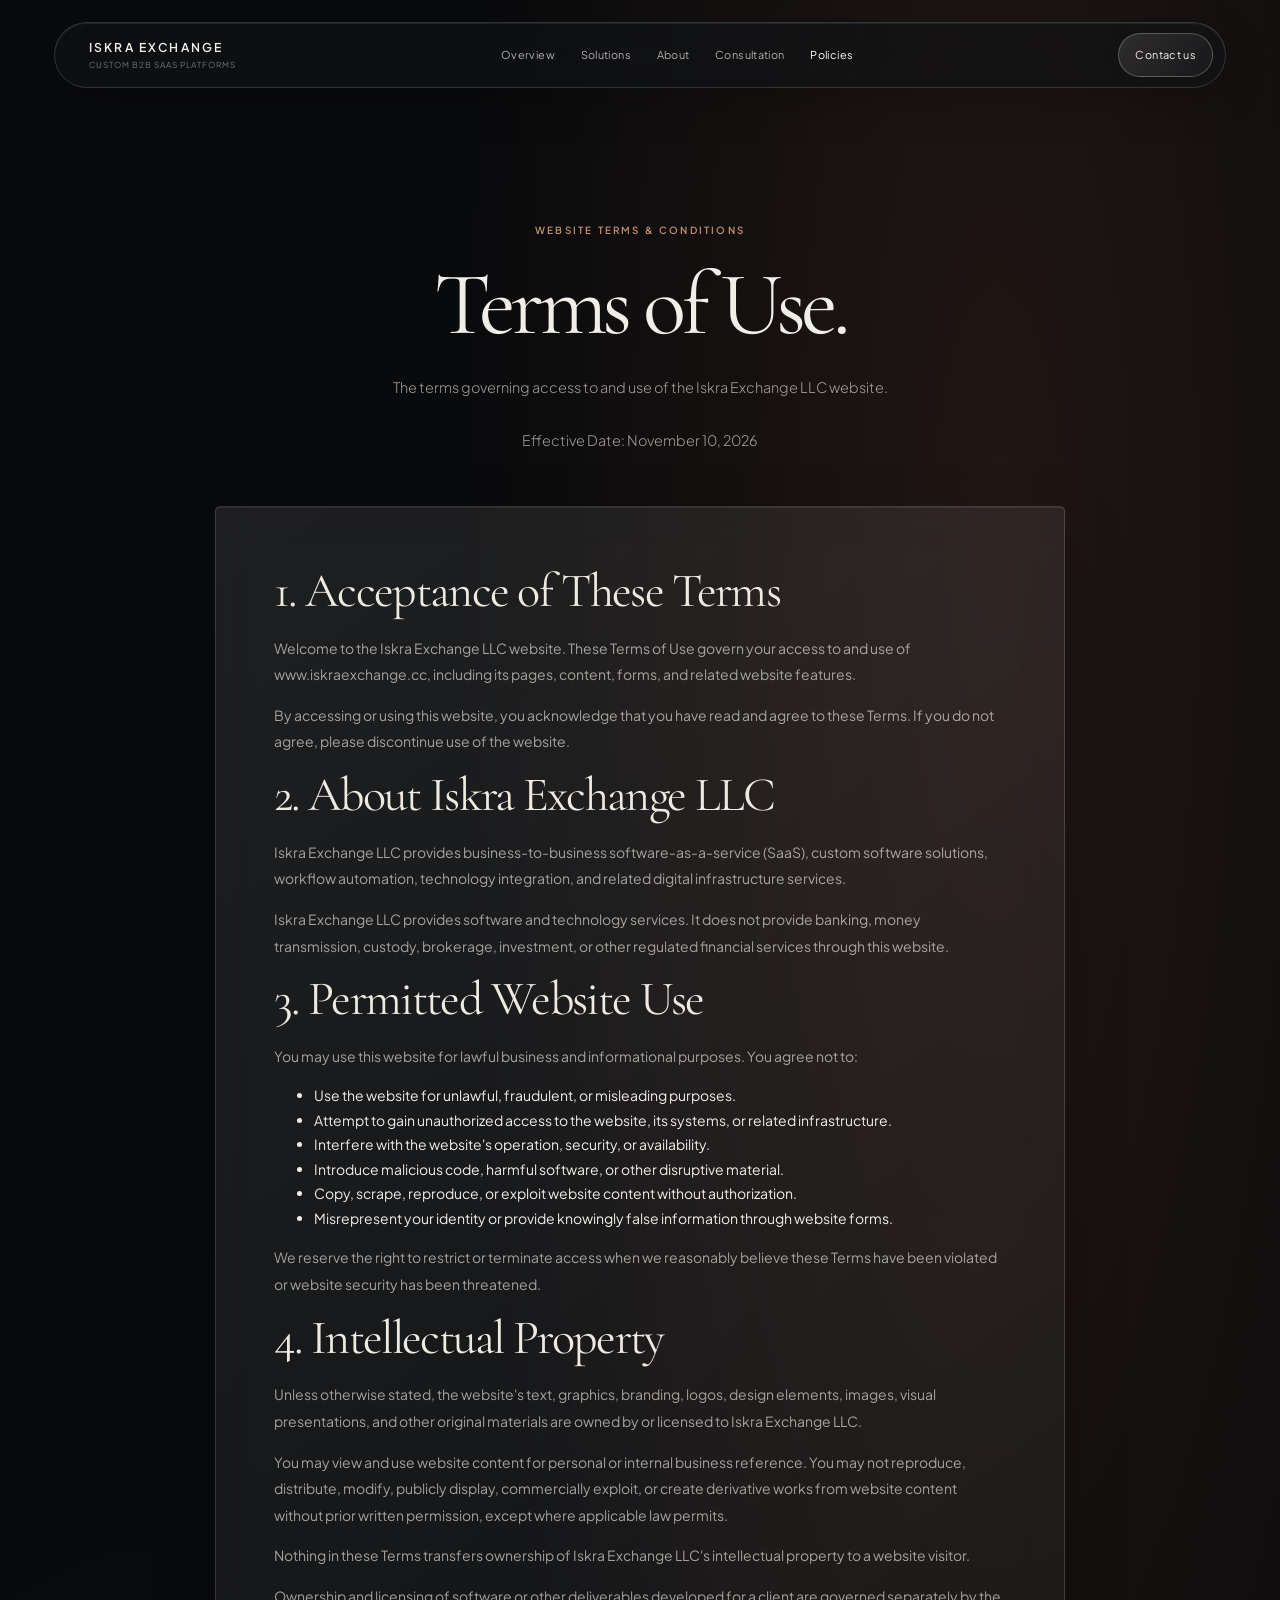
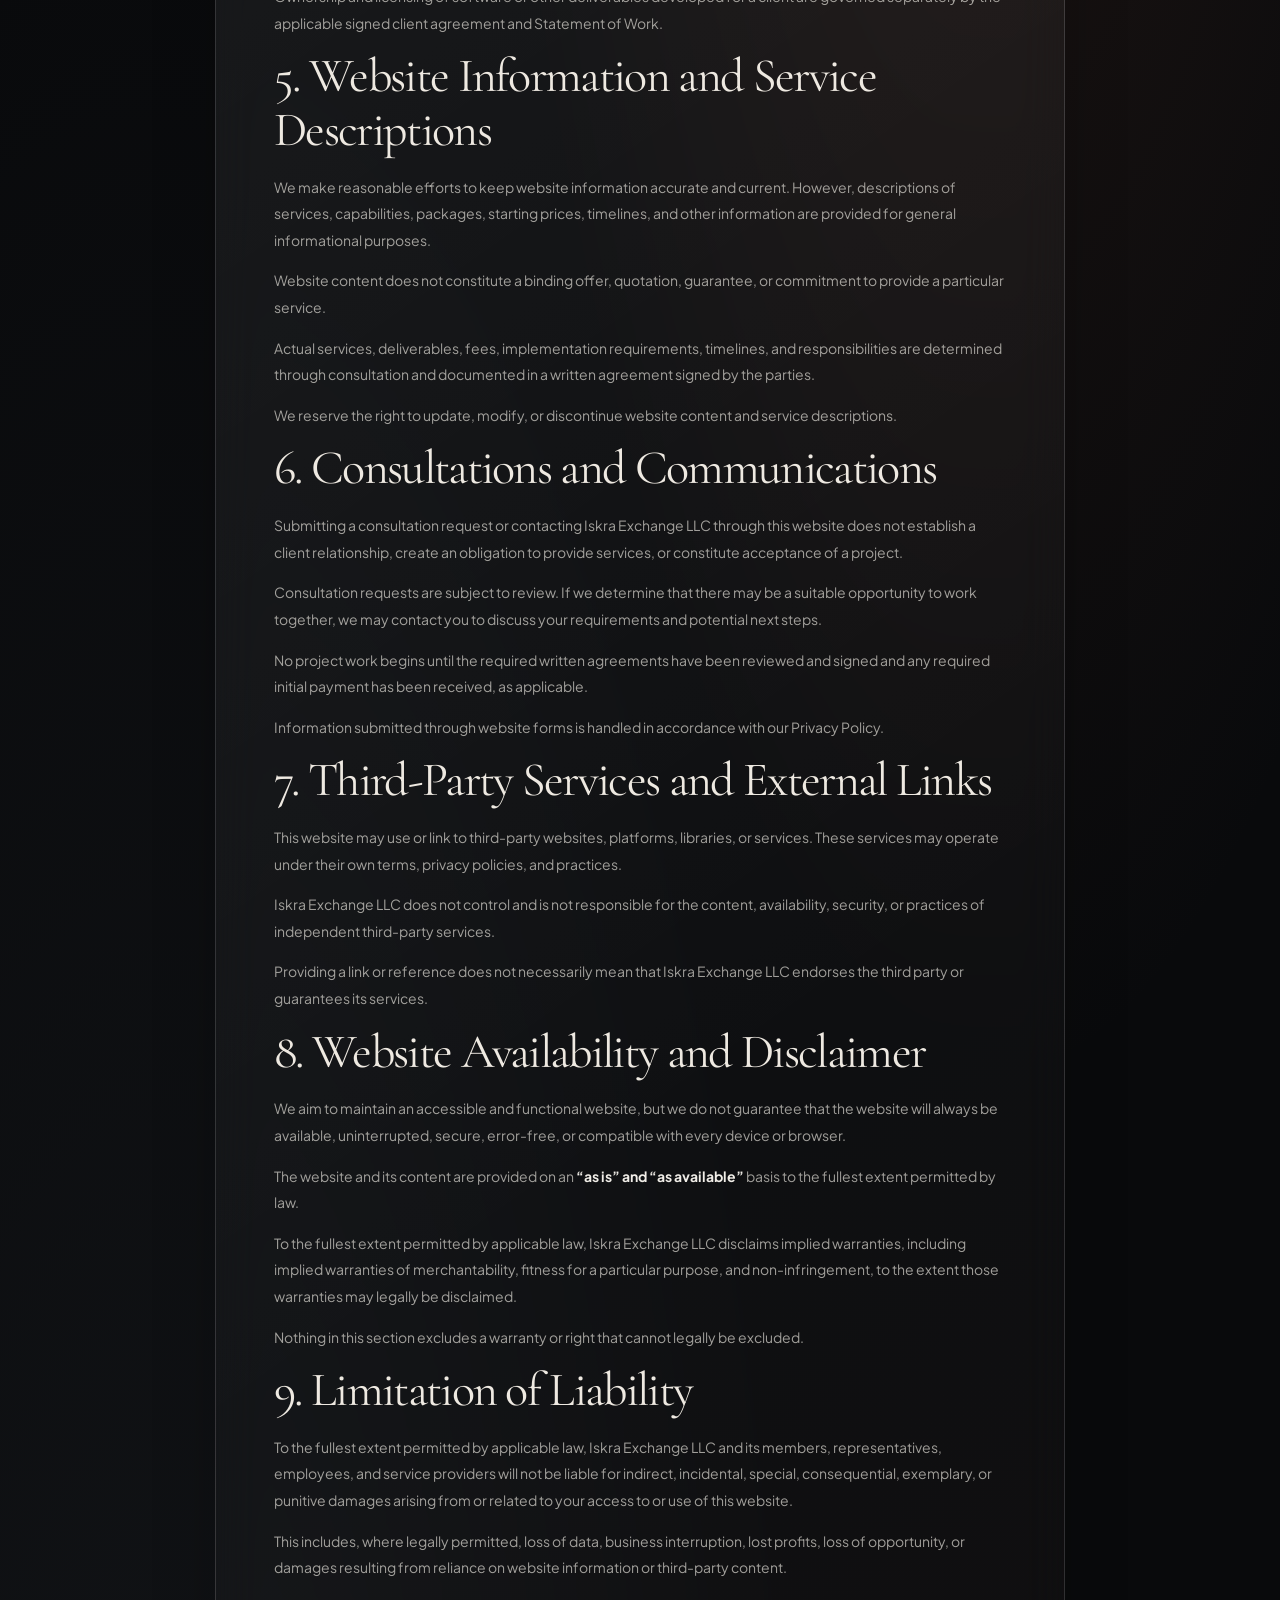
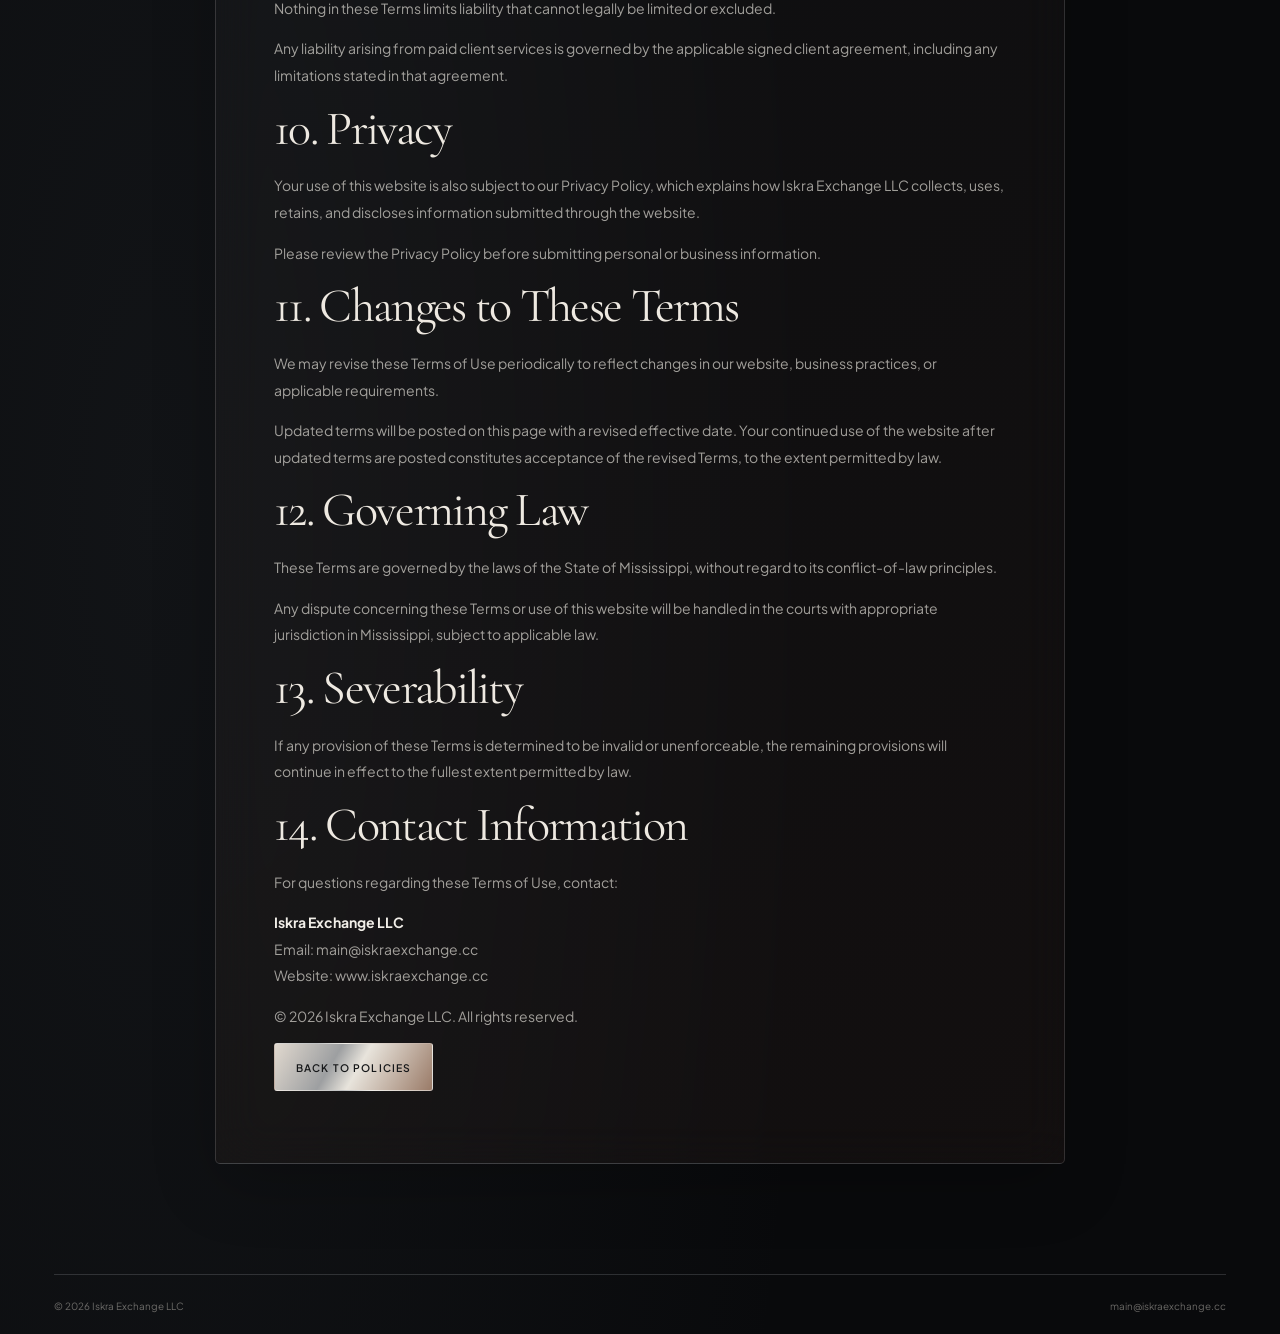
<file: terms.html>
<!DOCTYPE html>
<html lang="en">
<head>
  <meta charset="UTF-8" />
  <meta name="viewport" content="width=device-width, initial-scale=1.0" />
  <meta name="description" content="Terms of Use for the Iskra Exchange LLC website." />
  <title>Terms of Use — Iskra Exchange LLC</title>
  <link rel="stylesheet" href="style.css" />
  <link rel="stylesheet" href="interior.css" />
</head>
<body class="iskra-interior">
  <header><nav class="nav-capsule">
    <a href="index.html" class="brand-group"><span class="brand-mark"><span></span><span></span><span></span></span><div class="logo-text"><span class="logo-title">Iskra Exchange</span><span class="logo-subtitle">Custom B2B SaaS Platforms</span></div></a>
    <div class="nav-links"><a href="index.html" class="nav-btn">Overview</a><a href="services.html" class="nav-btn">Solutions</a><a href="about.html" class="nav-btn">About</a><a href="contact.html" class="nav-btn">Consultation</a><a href="policies.html" class="nav-btn active">Policies</a></div>
    <a href="contact.html" class="nav-btn nav-cta">Contact us</a>
  </nav></header>
  <main>
    <div class="header-center">
      <span class="section-eyebrow">Website terms &amp; conditions</span>
      <h1 class="section-title">Terms of Use.</h1>
      <p class="section-desc">The terms governing access to and use of the Iskra Exchange LLC website.</p>
      <p class="section-desc">Effective Date: November 10, 2026</p>
    </div>
    <div class="standards-card">
      <h2>1. Acceptance of These Terms</h2>
      <p>Welcome to the Iskra Exchange LLC website. These Terms of Use govern your access to and use of www.iskraexchange.cc, including its pages, content, forms, and related website features.</p>
      <p>By accessing or using this website, you acknowledge that you have read and agree to these Terms. If you do not agree, please discontinue use of the website.</p>

      <h2>2. About Iskra Exchange LLC</h2>
      <p>Iskra Exchange LLC provides business-to-business software-as-a-service (SaaS), custom software solutions, workflow automation, technology integration, and related digital infrastructure services.</p>
      <p>Iskra Exchange LLC provides software and technology services. It does not provide banking, money transmission, custody, brokerage, investment, or other regulated financial services through this website.</p>

      <h2>3. Permitted Website Use</h2>
      <p>You may use this website for lawful business and informational purposes. You agree not to:</p>
      <ul>
        <li>Use the website for unlawful, fraudulent, or misleading purposes.</li>
        <li>Attempt to gain unauthorized access to the website, its systems, or related infrastructure.</li>
        <li>Interfere with the website's operation, security, or availability.</li>
        <li>Introduce malicious code, harmful software, or other disruptive material.</li>
        <li>Copy, scrape, reproduce, or exploit website content without authorization.</li>
        <li>Misrepresent your identity or provide knowingly false information through website forms.</li>
      </ul>
      <p>We reserve the right to restrict or terminate access when we reasonably believe these Terms have been violated or website security has been threatened.</p>

      <h2>4. Intellectual Property</h2>
      <p>Unless otherwise stated, the website's text, graphics, branding, logos, design elements, images, visual presentations, and other original materials are owned by or licensed to Iskra Exchange LLC.</p>
      <p>You may view and use website content for personal or internal business reference. You may not reproduce, distribute, modify, publicly display, commercially exploit, or create derivative works from website content without prior written permission, except where applicable law permits.</p>
      <p>Nothing in these Terms transfers ownership of Iskra Exchange LLC's intellectual property to a website visitor.</p>
      <p>Ownership and licensing of software or other deliverables developed for a client are governed separately by the applicable signed client agreement and Statement of Work.</p>

      <h2>5. Website Information and Service Descriptions</h2>
      <p>We make reasonable efforts to keep website information accurate and current. However, descriptions of services, capabilities, packages, starting prices, timelines, and other information are provided for general informational purposes.</p>
      <p>Website content does not constitute a binding offer, quotation, guarantee, or commitment to provide a particular service.</p>
      <p>Actual services, deliverables, fees, implementation requirements, timelines, and responsibilities are determined through consultation and documented in a written agreement signed by the parties.</p>
      <p>We reserve the right to update, modify, or discontinue website content and service descriptions.</p>

      <h2>6. Consultations and Communications</h2>
      <p>Submitting a consultation request or contacting Iskra Exchange LLC through this website does not establish a client relationship, create an obligation to provide services, or constitute acceptance of a project.</p>
      <p>Consultation requests are subject to review. If we determine that there may be a suitable opportunity to work together, we may contact you to discuss your requirements and potential next steps.</p>
      <p>No project work begins until the required written agreements have been reviewed and signed and any required initial payment has been received, as applicable.</p>
      <p>Information submitted through website forms is handled in accordance with our <a href="privacy.html">Privacy Policy</a>.</p>

      <h2>7. Third-Party Services and External Links</h2>
      <p>This website may use or link to third-party websites, platforms, libraries, or services. These services may operate under their own terms, privacy policies, and practices.</p>
      <p>Iskra Exchange LLC does not control and is not responsible for the content, availability, security, or practices of independent third-party services.</p>
      <p>Providing a link or reference does not necessarily mean that Iskra Exchange LLC endorses the third party or guarantees its services.</p>

      <h2>8. Website Availability and Disclaimer</h2>
      <p>We aim to maintain an accessible and functional website, but we do not guarantee that the website will always be available, uninterrupted, secure, error-free, or compatible with every device or browser.</p>
      <p>The website and its content are provided on an <strong>“as is” and “as available”</strong> basis to the fullest extent permitted by law.</p>
      <p>To the fullest extent permitted by applicable law, Iskra Exchange LLC disclaims implied warranties, including implied warranties of merchantability, fitness for a particular purpose, and non-infringement, to the extent those warranties may legally be disclaimed.</p>
      <p>Nothing in this section excludes a warranty or right that cannot legally be excluded.</p>

      <h2>9. Limitation of Liability</h2>
      <p>To the fullest extent permitted by applicable law, Iskra Exchange LLC and its members, representatives, employees, and service providers will not be liable for indirect, incidental, special, consequential, exemplary, or punitive damages arising from or related to your access to or use of this website.</p>
      <p>This includes, where legally permitted, loss of data, business interruption, lost profits, loss of opportunity, or damages resulting from reliance on website information or third-party content.</p>
      <p>Nothing in these Terms limits liability that cannot legally be limited or excluded.</p>
      <p>Any liability arising from paid client services is governed by the applicable signed client agreement, including any limitations stated in that agreement.</p>

      <h2>10. Privacy</h2>
      <p>Your use of this website is also subject to our <a href="privacy.html">Privacy Policy</a>, which explains how Iskra Exchange LLC collects, uses, retains, and discloses information submitted through the website.</p>
      <p>Please review the Privacy Policy before submitting personal or business information.</p>

      <h2>11. Changes to These Terms</h2>
      <p>We may revise these Terms of Use periodically to reflect changes in our website, business practices, or applicable requirements.</p>
      <p>Updated terms will be posted on this page with a revised effective date. Your continued use of the website after updated terms are posted constitutes acceptance of the revised Terms, to the extent permitted by law.</p>

      <h2>12. Governing Law</h2>
      <p>These Terms are governed by the laws of the State of Mississippi, without regard to its conflict-of-law principles.</p>
      <p>Any dispute concerning these Terms or use of this website will be handled in the courts with appropriate jurisdiction in Mississippi, subject to applicable law.</p>

      <h2>13. Severability</h2>
      <p>If any provision of these Terms is determined to be invalid or unenforceable, the remaining provisions will continue in effect to the fullest extent permitted by law.</p>

      <h2>14. Contact Information</h2>
      <p>For questions regarding these Terms of Use, contact:</p>
      <p><strong>Iskra Exchange LLC</strong><br />Email: <a href="mailto:main@iskraexchange.cc">main@iskraexchange.cc</a><br />Website: <a href="https://www.iskraexchange.cc">www.iskraexchange.cc</a></p>
      <p>© 2026 Iskra Exchange LLC. All rights reserved.</p>
      <p><a href="policies.html" class="btn-checkout">Back to Policies</a></p>
    </div>
  </main>
  <footer><div class="footer-capsule"><div class="footer-bottom"><span>© 2026 Iskra Exchange LLC</span><a href="mailto:main@iskraexchange.cc">main@iskraexchange.cc</a></div></div></footer>
</body>
</html>
</file>
<file: style.css>
/* Iskra Exchange - editorial luxury + liquid glass */

/* Design tokens */
:root {
  --ink: #26211f;
  --muted: #756b66;
  --cream: #f4eee8;
  --sand: #e5d8cd;
  --copper: #b87a5b;
  --line: rgba(74, 56, 47, .13);
  --glass: rgba(255, 250, 246, .48);
  --glass-border: rgba(255, 255, 255, .64);
  --serif: "Playfair Display", Georgia, serif;
  --sans: "DM Sans", Arial, sans-serif;
}

/* Base */
* {
  box-sizing: border-box;
}

html {
  scroll-behavior: smooth;
  scroll-padding-top: 100px;
}

body {
  margin: 0;
  color: var(--ink);
  background: var(--cream);
  font-family: var(--sans);
  font-size: 14px;
  line-height: 1.7;
  -webkit-font-smoothing: antialiased;
}

a {
  color: inherit;
  text-decoration: none;
}

button {
  font: inherit;
}

h1,
h2,
h3,
p {
  margin-top: 0;
}

h1,
h2 {
  font-family: var(--serif);
  font-weight: 400;
  letter-spacing: -.055em;
  line-height: 1.12;
}

h1 em,
h2 em,
.statement em {
  font-weight: 400;
}

h1 em,
h2 em {
  color: #c9b28f;
  line-height: -0.5em;
}

.section-shell {
  width: min(1180px, calc(100% - 64px));
  margin: 0 auto;
}

.eyebrow {
  display: flex;
  align-items: center;
  gap: 10px;
  color: #8a6d5d;
  font-size: 9px;
  font-weight: 600;
  letter-spacing: .2em;
}

.eyebrow-dot {
  width: 6px;
  height: 6px;
  border-radius: 50%;
  background: var(--copper);
  box-shadow: 0 0 0 4px rgba(184, 122, 91, .1);
}

.glass-card,
.glass-panel {
  border: 1px solid var(--glass-border);
  background: linear-gradient(135deg, rgba(255, 255, 255, .68), rgba(255, 255, 255, .26));
  box-shadow: 0 18px 48px rgba(74, 51, 39, .055), inset 0 1px 0 rgba(255, 255, 255, .85);
  backdrop-filter: blur(22px) saturate(135%);
  -webkit-backdrop-filter: blur(22px) saturate(135%);
}

/* Header and navigation */
.site-header {
  position: fixed;
  z-index: 20;
  top: 18px;
  left: 50%;
  display: flex;
  width: min(1180px, calc(100% - 44px));
  min-height: 66px;
  align-items: center;
  justify-content: space-between;
  gap: 28px;
  padding: 0 22px 0 26px;
  transform: translateX(-50%);
  border: 1px solid rgba(255, 255, 255, .54);
  border-radius: 20px;
  background: rgba(248, 241, 235, .58);
  box-shadow: 0 8px 32px rgba(54, 35, 26, .08), inset 0 1px rgba(255, 255, 255, .65);
  backdrop-filter: blur(24px) saturate(145%);
  -webkit-backdrop-filter: blur(24px) saturate(145%);
}

.wordmark {
  display: inline-flex;
  flex-direction: column;
  gap: 0;
  font-size: 17px;
  font-weight: 700;
  line-height: 1.05;
  letter-spacing: .12em;
}

.wordmark span {
  margin-top: 5px;
  font-size: 8px;
  font-weight: 500;
  letter-spacing: .29em;
}

.navigation {
  display: flex;
  align-items: center;
  gap: clamp(18px, 3vw, 42px);
  font-size: 12px;
  letter-spacing: .015em;
}

.navigation > a:not(.nav-cta) {
  transition: opacity .2s ease;
}

.navigation > a:not(.nav-cta):hover {
  opacity: .55;
}

.nav-cta {
  padding: 11px 15px;
  border: 1px solid rgba(255, 255, 255, .75);
  border-radius: 12px;
  background: rgba(255, 255, 255, .55);
}

.nav-cta span {
  padding-left: 10px;
}

.menu-toggle {
  display: none;
}

/* Hero */
.hero {
  position: relative;
  width: 100%;
  height: min(100svh, 900px);
  min-height: 530px;
  overflow: hidden;
  background: #bda99c;
}

.hero-image {
  display: block;
  width: 100%;
  height: 100%;
  object-fit: cover;
  object-position: center;
}

.hero-edge-label {
  position: absolute;
  right: 30px;
  bottom: 25px;
  color: rgba(255, 255, 255, .88);
  font-size: 9px;
  letter-spacing: .22em;
  text-shadow: 0 1px 12px rgba(30, 20, 15, .22);
}

.hero-scroll {
  position: absolute;
  bottom: 26px;
  left: 32px;
  display: flex;
  align-items: center;
  gap: 12px;
  color: rgba(255, 255, 255, .92);
  font-size: 9px;
  letter-spacing: .2em;
}

.scroll-line {
  width: 34px;
  height: 1px;
  background: currentColor;
}

/* Intro */
.intro.section-shell {
  width: 100%;
  padding-right: max(32px, calc((100% - 1180px) / 2));
  padding-left: max(32px, calc((100% - 1180px) / 2));
}

.intro {
  padding-top: clamp(90px, 12vw, 165px);
  padding-bottom: clamp(95px, 12vw, 150px);
  background: linear-gradient(to bottom, #51332b 40%, #bca18c 68%, #bca18c 100%);
}

.intro-grid {
  display: grid;
  grid-template-columns: 1.35fr .65fr;
  align-items: end;
  gap: 7vw;
  margin-top: 28px;
}

h1 {
  margin-bottom: 0;
  font-size: clamp(42px, 6.1vw, 82px);
}

.intro-copy {
  max-width: 390px;
  padding-bottom: 7px;
}

.intro-copy p {
  margin-bottom: 22px;
  color: #000000;
  font-size: 14px;
  line-height: 1.9;
}

.text-link,
.card-link {
  display: inline-flex;
  align-items: center;
  gap: 18px;
  padding-bottom: 8px;
  border-bottom: 1px solid rgba(38, 33, 31, .25);
  font-size: 11px;
  font-weight: 600;
}

.text-link span,
.card-link span {
  font-size: 15px;
  transition: transform .2s ease;
}

.text-link:hover span,
.card-link:hover span {
  transform: translate(3px, -3px);
}

/* Services */
.services.section-shell {
  width: 100%;
  padding-right: max(32px, calc((100% - 1180px) / 2));
  padding-left: max(32px, calc((100% - 1180px) / 2));
}

.services {
  padding-bottom: clamp(90px, 11vw, 140px);
  background: linear-gradient(to bottom, #bca18c 20%, #d6c5a5 35%, #e6d8cd 100%);
}

.section-heading {
  display: flex;
  align-items: end;
  justify-content: space-between;
  gap: 40px;
  margin-bottom: 42px;
}

.section-heading h2 {
  margin: 19px 0 0;
  font-size: clamp(38px, 5vw, 64px);
}

.section-heading-note {
  max-width: 265px;
  margin: 0 0 5px;
  color: var(--muted);
  font-size: 12px;
  line-height: 1.8;
}

.service-grid {
  display: grid;
  grid-template-columns: repeat(3, 1fr);
  gap: 18px;
}

.service-card {
  position: relative;
  display: flex;
  min-height: 350px;
  flex-direction: column;
  align-items: flex-start;
  overflow: hidden;
  padding: 24px 25px 23px;
  border-radius: 22px;
  transition: transform .35s ease, box-shadow .35s ease;
}

.service-card::after {
  position: absolute;
  top: 100px;
  right: -90px;
  width: 170px;
  height: 170px;
  border-radius: 50%;
  background: rgba(220, 175, 148, .12);
  content: "";
  filter: blur(25px);
  pointer-events: none;
}

.service-card:hover {
  transform: translateY(-5px);
  box-shadow: 0 25px 58px rgba(74, 51, 39, .1), inset 0 1px 0 rgba(255, 255, 255, .9);
}

.card-index {
  color: #9a8275;
  font-size: 9px;
  letter-spacing: .15em;
}

.card-symbol {
  position: relative;
  width: 62px;
  height: 62px;
  margin: 38px 0 24px;
  color: #b37c60;
}

.symbol-orbit {
  border: 1px solid rgba(179, 124, 96, .55);
  border-radius: 50%;
}

.symbol-orbit::before,
.symbol-orbit::after {
  position: absolute;
  inset: 9px -5px;
  border: 1px solid rgba(179, 124, 96, .5);
  border-radius: 50%;
  content: "";
  transform: rotate(45deg);
}

.symbol-orbit::after {
  transform: rotate(-45deg);
}

.symbol-orbit span {
  position: absolute;
  inset: 23px;
  border-radius: 50%;
  background: #b37c60;
}

.symbol-grid {
  display: grid;
  grid-template-columns: 1fr 1fr;
  gap: 5px;
  padding: 5px;
  transform: rotate(-8deg);
}

.symbol-grid span {
  border: 1px solid rgba(179, 124, 96, .65);
  border-radius: 7px;
}

.symbol-grid span:nth-child(2) {
  background: rgba(179, 124, 96, .22);
}

.symbol-grid span:nth-child(3) {
  background: rgba(179, 124, 96, .1);
}

.symbol-flare {
  display: grid;
  place-items: center;
  font-size: 58px;
  font-weight: 400;
  line-height: 1;
}

.service-card h3 {
  margin-bottom: 10px;
  font-family: var(--serif);
  font-size: 25px;
  font-weight: 400;
  letter-spacing: -.04em;
}

.service-card p {
  margin-bottom: 24px;
  color: var(--muted);
  font-size: 12px;
  line-height: 1.85;
}

.card-link {
  margin-top: auto;
  border-color: rgba(38, 33, 31, .17);
  font-size: 10px;
}

.service-footnote {
  display: flex;
  justify-content: space-between;
  margin-top: 19px;
  color: #a28c7f;
  font-size: 8px;
  letter-spacing: .19em;
}

/* Statement */
.statement {
  position: relative;
  display: grid;
  min-height: 400px;
  place-items: center;
  overflow: hidden;
  padding: 90px 24px;
  border-top: 1px solid rgba(255, 255, 255, .7);
  border-bottom: 1px solid rgba(255, 255, 255, .7);
  background: radial-gradient(ellipse at 50% 120%, rgba(185, 123, 91, .33), transparent 55%), linear-gradient(135deg, #e6d8cd, #d8c3b4 55%, #e9ded5);
  text-align: center;
}

.statement-glow {
  position: absolute;
  top: -140px;
  right: 14%;
  width: 260px;
  height: 260px;
  border-radius: 50%;
  background: rgba(255, 255, 255, .45);
  filter: blur(65px);
}

.statement-content {
  position: relative;
}

.statement-content .eyebrow {
  justify-content: center;
}

.statement p {
  margin: 25px 0 19px;
  font-family: var(--serif);
  font-size: clamp(42px, 6.3vw, 78px);
  letter-spacing: -.06em;
  line-height: 1.08;
}

.statement em {
  color: #8e5d48;
}

.statement-caption {
  color: #7e6659;
  font-size: 10px;
  letter-spacing: .12em;
}

/* Solutions and capabilities */
.solutions.section-shell {
  width: 100%;
  padding-right: max(32px, calc((100% - 1180px) / 2));
  padding-left: max(32px, calc((100% - 1180px) / 2));
}

.solutions {
  padding-top: clamp(90px, 11vw, 140px);
  padding-bottom: clamp(100px, 12vw, 155px);
  background: linear-gradient(to bottom, #e6d8cd 30%, #e6d8cd 55%, #282321 100%);
}

.solutions .section-heading {
  margin-bottom: 45px;
}

.what-we-do-intro {
  display: grid;
  grid-template-columns: 1fr .85fr;
  align-items: start;
  gap: clamp(32px, 7vw, 95px);
  margin: 24px 0 58px;
}

.what-we-do-intro h2 {
  margin: 0;
  font-size: clamp(42px, 5.6vw, 72px);
}

.what-we-do-copy {
  padding-top: 7px;
}

.what-we-do-copy p {
  margin-bottom: 16px;
  color: var(--muted);
  font-size: 13px;
  line-height: 1.95;
}

.capabilities-heading {
  margin-bottom: 20px;
}

.capabilities-grid {
  display: grid;
  grid-template-columns: repeat(3, minmax(0, 1fr));
  gap: 14px;
}

.capability-card {
  position: relative;
  min-height: 205px;
  overflow: hidden;
  padding: 23px 23px 22px;
  border-radius: 19px;
  transition: transform .3s ease, box-shadow .3s ease;
}

.capability-card::after {
  position: absolute;
  right: -65px;
  bottom: -60px;
  width: 110px;
  height: 110px;
  border-radius: 50%;
  background: rgba(220, 175, 148, .18);
  content: "";
  filter: blur(20px);
  pointer-events: none;
}

.capability-card:hover {
  transform: translateY(-4px);
  box-shadow: 0 22px 50px rgba(74, 51, 39, .09), inset 0 1px 0 rgba(255, 255, 255, .9);
}

.capability-index {
  display: block;
  margin-bottom: 26px;
  color: #a47b65;
  font-size: 9px;
  letter-spacing: .15em;
}

.capability-card h3 {
  position: relative;
  z-index: 1;
  margin-bottom: 9px;
  font-family: var(--serif);
  font-size: 22px;
  font-weight: 400;
  letter-spacing: -.04em;
  line-height: 1.25;
}

.capability-card p {
  position: relative;
  z-index: 1;
  margin: 0;
  color: var(--muted);
  font-size: 11px;
  line-height: 1.8;
}

.capabilities-close {
  display: grid;
  grid-template-columns: 75px 1fr;
  align-items: center;
  gap: 24px;
  margin-top: 20px;
  padding: 30px 32px;
  border-radius: 21px;
}

.close-orbit {
  display: grid;
  width: 60px;
  height: 60px;
  place-items: center;
  border: 1px solid rgba(179, 124, 96, .5);
  border-radius: 50%;
  color: #b37c60;
  font-size: 36px;
}

.capabilities-close h3 {
  margin: 0 0 12px;
  font-family: var(--serif);
  font-size: clamp(27px, 3vw, 38px);
  font-weight: 400;
  letter-spacing: -.045em;
  line-height: 1.2;
}

.capabilities-close h3 em {
  color: #9d715d;
  font-weight: 400;
}

.capabilities-close p {
  max-width: 780px;
  margin: 0;
  color: var(--muted);
  font-size: 12px;
  line-height: 1.9;
}

.principles {
  padding: 5px 32px;
  border-radius: 22px;
}

.principle-row {
  display: grid;
  grid-template-columns: 70px 1fr 30px;
  align-items: center;
  gap: 20px;
  padding: 25px 0;
  border-bottom: 1px solid var(--line);
}

.principle-row:last-child {
  border-bottom: 0;
}

.principle-number {
  color: #a47b65;
  font-size: 10px;
  letter-spacing: .12em;
}

.principle-row h3 {
  margin: 0 0 4px;
  font-family: var(--serif);
  font-size: 22px;
  font-weight: 400;
  letter-spacing: -.035em;
}

.principle-row p {
  margin: 0;
  color: var(--muted);
  font-size: 12px;
}

.principle-mark {
  justify-self: end;
  color: #a47b65;
  font-size: 17px;
}

/* Contact and footer */
.contact-section {
  position: relative;
  overflow: hidden;
  padding: clamp(90px, 12vw, 150px) 24px;
  background: #282321;
  color: #f5eee8;
  text-align: center;
}

.contact-orb {
  position: absolute;
  top: 50%;
  left: 50%;
  width: 480px;
  height: 480px;
  transform: translate(-50%, -50%);
  border: 1px solid rgba(221, 174, 146, .15);
  border-radius: 50%;
  box-shadow: inset 0 0 90px rgba(184, 122, 91, .08), 0 0 120px rgba(184, 122, 91, .06);
}

.contact-orb::before,
.contact-orb::after {
  position: absolute;
  inset: 45px -22px;
  border: 1px solid rgba(221, 174, 146, .12);
  border-radius: 50%;
  content: "";
  transform: rotate(45deg);
}

.contact-orb::after {
  transform: rotate(-45deg);
}

.contact-inner {
  position: relative;
  max-width: 670px;
  margin: 0 auto;
}

.contact-section .eyebrow {
  justify-content: center;
  color: #c5a18d;
}

.contact-section h2 {
  margin: 27px 0 20px;
  font-size: clamp(48px, 7vw, 86px);
}

.contact-section h2 em {
  color: #d9ad91;
}

.contact-section p {
  max-width: 390px;
  margin: 0 auto 28px;
  color: #c8bbb3;
  font-size: 13px;
  line-height: 1.9;
}

.contact-button {
  display: inline-flex;
  align-items: center;
  gap: 35px;
  padding: 14px 19px;
  border: 1px solid rgba(255, 255, 255, .24);
  border-radius: 13px;
  background: rgba(255, 255, 255, .08);
  font-size: 11px;
  transition: background .2s ease;
  backdrop-filter: blur(14px);
}

.contact-button:hover {
  background: rgba(255, 255, 255, .15);
}

.contact-button span {
  font-size: 16px;
}

.site-footer {
  display: flex;
  min-height: 95px;
  align-items: center;
  justify-content: space-between;
  gap: 20px;
  padding: 25px max(32px, calc((100% - 1180px) / 2));
  border-top: 1px solid rgba(255, 255, 255, .1);
  background: #211d1b;
  color: #d9ccc3;
}

.footer-wordmark {
  font-size: 14px;
}

.footer-wordmark span {
  font-size: 7px;
}

.footer-note,
.copyright {
  color: #9e9189;
  font-size: 8px;
  letter-spacing: .14em;
}

/* Responsive layout */
@media (max-width: 760px) {
  .site-header {
    top: 12px;
    width: calc(100% - 24px);
    min-height: 60px;
    padding: 0 16px 0 19px;
    border-radius: 17px;
  }

  .menu-toggle {
    display: flex;
    flex-direction: column;
    gap: 5px;
    padding: 10px 4px;
    border: 0;
    background: transparent;
    color: var(--ink);
    cursor: pointer;
  }

  .menu-toggle span {
    width: 22px;
    height: 1px;
    background: currentColor;
    transition: transform .2s ease;
  }

  .menu-toggle[aria-expanded="true"] span:first-child {
    transform: translateY(3px) rotate(45deg);
  }

  .menu-toggle[aria-expanded="true"] span:last-child {
    transform: translateY(-3px) rotate(-45deg);
  }

  .navigation {
    position: absolute;
    top: calc(100% + 9px);
    right: 0;
    left: 0;
    display: none;
    flex-direction: column;
    align-items: stretch;
    gap: 0;
    padding: 14px;
    border: 1px solid rgba(255, 255, 255, .65);
    border-radius: 17px;
    background: rgba(248, 241, 235, .9);
    box-shadow: 0 15px 35px rgba(54, 35, 26, .12);
    backdrop-filter: blur(24px);
  }

  .navigation.is-open {
    display: flex;
  }

  .navigation a {
    padding: 13px 12px;
  }

  .navigation .nav-cta {
    margin-top: 6px;
  }

  .hero {
    height: 82svh;
    min-height: 520px;
  }

  .hero-image {
    object-position: center;
  }

  .hero-edge-label {
    right: 17px;
    bottom: 18px;
    font-size: 7px;
  }

  .hero-scroll {
    bottom: 18px;
    left: 17px;
    font-size: 8px;
  }

  .section-shell {
    width: calc(100% - 40px);
  }

  .intro.section-shell {
    width: 100%;
    padding-right: 20px;
    padding-left: 20px;
  }

  .services.section-shell {
    width: 100%;
    padding-right: 20px;
    padding-left: 20px;
  }

  .solutions.section-shell {
    width: 100%;
    padding-right: 20px;
    padding-left: 20px;
  }

  .intro-grid {
    grid-template-columns: 1fr;
    gap: 26px;
  }

  h1 {
    font-size: clamp(42px, 11vw, 65px);
  }

  .intro-copy {
    max-width: 470px;
  }

  .section-heading {
    align-items: flex-start;
    flex-direction: column;
    gap: 16px;
    margin-bottom: 28px;
  }

  .section-heading h2 {
    font-size: clamp(39px, 10vw, 58px);
  }

  .section-heading-note {
    max-width: 400px;
  }

  .service-grid {
    grid-template-columns: 1fr;
    gap: 13px;
  }

  .service-card {
    min-height: 310px;
  }

  .card-symbol {
    margin-top: 28px;
  }

  .service-footnote {
    gap: 20px;
    font-size: 7px;
  }

  .statement {
    min-height: 340px;
    padding: 70px 20px;
  }

  .statement p {
    font-size: clamp(42px, 10vw, 62px);
  }

  .what-we-do-intro {
    grid-template-columns: 1fr;
    gap: 22px;
    margin-bottom: 38px;
  }

  .what-we-do-intro h2 {
    font-size: clamp(41px, 10vw, 59px);
  }

  .capabilities-grid {
    grid-template-columns: 1fr;
    gap: 12px;
  }

  .capability-card {
    min-height: 170px;
  }

  .capability-index {
    margin-bottom: 18px;
  }

  .capabilities-close {
    grid-template-columns: 1fr;
    gap: 17px;
    padding: 24px 22px;
  }

  .principles {
    padding: 2px 18px;
  }

  .principle-row {
    grid-template-columns: 34px 1fr 20px;
    gap: 10px;
    padding: 22px 0;
  }

  .principle-row h3 {
    font-size: 20px;
  }

  .principle-row p {
    font-size: 11px;
  }

  .contact-orb {
    width: 330px;
    height: 330px;
  }

  .site-footer {
    flex-wrap: wrap;
    padding: 26px 20px;
  }

  .footer-note {
    order: 3;
    width: 100%;
  }
}

/* Accessibility */
@media (prefers-reduced-motion: reduce) {
  html {
    scroll-behavior: auto;
  }

  *,
  *::before,
  *::after {
    transition-duration: .01ms !important;
    animation-duration: .01ms !important;
  }
}
</file>
<file: interior.css>
@import url('https://fonts.googleapis.com/css2?family=Cormorant+Garamond:ital,wght@0,400;0,500;1,400;1,500&family=Plus+Jakarta+Sans:wght@300;400;500;600&display=swap');

:root {
  --interior-bg: #090a0c;
  --interior-panel: rgba(22, 25, 29, .68);
  --interior-line: rgba(225, 230, 236, .16);
  --interior-text: #f0eee9;
  --interior-muted: rgba(235, 232, 225, .66);
  --interior-accent: #c5a38d;
}

body.iskra-interior {
  min-height: 100vh;
  margin: 0;
  padding: 0;
  overflow-x: hidden;
  color: var(--interior-text);
  background:
    radial-gradient(ellipse at 78% 12%, rgba(112, 65, 47, .23), transparent 38%),
    radial-gradient(ellipse at 12% 82%, rgba(82, 91, 101, .12), transparent 42%),
    var(--interior-bg);
  font-family: 'Plus Jakarta Sans', sans-serif;
  font-size: 14px;
  line-height: 1.75;
}
.iskra-interior *, .iskra-interior *::before, .iskra-interior *::after { box-sizing: border-box; }
.iskra-interior a { color: inherit; text-decoration: none; }
.iskra-interior header { position: relative; z-index: 5; padding: 22px 4.2vw 0; }
.iskra-interior .nav-capsule {
  width: min(1500px, 100%);
  min-height: 66px;
  margin: 0 auto;
  padding: 9px 12px 9px 22px;
  display: flex;
  align-items: center;
  justify-content: space-between;
  gap: 22px;
  border: 1px solid var(--interior-line);
  border-radius: 999px;
  background: rgba(17, 19, 22, .64);
  box-shadow: 0 12px 45px rgba(0,0,0,.2), inset 0 1px rgba(255,255,255,.08);
  backdrop-filter: blur(24px) saturate(140%);
  -webkit-backdrop-filter: blur(24px) saturate(140%);
}
.iskra-interior .brand-group { display: flex; align-items: center; gap: 12px; white-space: nowrap; }
.iskra-interior .brand-logo-img { display: none; }
.iskra-interior .logo-text { display: flex; flex-direction: column; line-height: 1.2; }
.iskra-interior .logo-title { color: #f2eee8; font-size: .76rem; font-weight: 600; letter-spacing: .18em; text-transform: uppercase; }
.iskra-interior .logo-subtitle { margin-top: 5px; color: rgba(232,227,218,.48); font-size: .52rem; letter-spacing: .12em; text-transform: uppercase; }
.iskra-interior .nav-links { display: flex; align-items: center; justify-content: center; gap: clamp(12px, 2vw, 28px); }
.iskra-interior .nav-btn { color: rgba(239,237,232,.72); font-size: .68rem; letter-spacing: .035em; transition: color .2s ease, border-color .2s ease; }
.iskra-interior .nav-btn:hover, .iskra-interior .nav-btn.active { color: #fff; }
.iskra-interior .nav-cta { padding: 11px 16px; border: 1px solid rgba(220,211,202,.3); border-radius: 999px; color: #f6f2ed; background: linear-gradient(135deg,rgba(255,255,255,.12),rgba(255,255,255,.025)); white-space: nowrap; }
.iskra-interior main { width: min(1120px, calc(100% - 48px)); min-height: calc(100vh - 190px); margin: 0 auto; padding: clamp(78px, 10vw, 140px) 0 110px; }
.iskra-interior .header-center { max-width: 850px; margin: 0 auto 52px; text-align: center; }
.iskra-interior .section-eyebrow { display: inline-block; margin-bottom: 22px; color: #c38f73; font-size: .62rem; font-weight: 600; letter-spacing: .22em; text-transform: uppercase; }
.iskra-interior .section-title { margin: 0; color: #f1eee8; font-family: 'Cormorant Garamond', Georgia, serif; font-size: clamp(3.2rem, 7vw, 6.4rem); font-weight: 400; letter-spacing: -.055em; line-height: .98; }
.iskra-interior .section-desc { max-width: 660px; margin: 25px auto 0; color: var(--interior-muted); font-size: .9rem; font-weight: 300; line-height: 1.9; }
.iskra-interior .standards-card {
  max-width: 850px;
  margin: 0 auto;
  padding: clamp(28px, 5vw, 58px) !important;
  border: 1px solid rgba(220,225,231,.16);
  border-radius: 5px;
  background: linear-gradient(145deg, rgba(255,255,255,.085), rgba(255,255,255,.025) 58%, rgba(149,87,62,.07));
  box-shadow: inset 0 1px rgba(255,255,255,.08), 0 22px 65px rgba(0,0,0,.2);
  backdrop-filter: blur(22px);
  -webkit-backdrop-filter: blur(22px);
}
.iskra-interior .standards-card h2,
.iskra-interior .standards-card h3 { margin: 0 0 16px; color: #eee9e1; font-family: 'Cormorant Garamond', Georgia, serif !important; font-size: clamp(2rem, 4vw, 3rem) !important; font-weight: 400; letter-spacing: -.035em; }
.iskra-interior .standards-card p { color: var(--interior-muted) !important; line-height: 1.9; }
.iskra-interior .standards-card strong { color: #f1eee8; }
.iskra-interior .btn-checkout,
.iskra-interior .btn-submit { display: inline-flex; align-items: center; justify-content: center; min-height: 48px; padding: 13px 21px; border: 1px solid rgba(255,255,255,.35); border-radius: 3px; color: #151719; background: linear-gradient(120deg,#e1d9cf 0%,#9d9fa1 37%,#e8e4dc 53%,#9a7b68 100%); font: 600 .65rem 'Plus Jakarta Sans', sans-serif; letter-spacing: .11em; text-transform: uppercase; cursor: pointer; }
.iskra-interior .form-input,
.iskra-interior textarea { width: 100%; min-height: 48px; padding: 13px 15px !important; border: 1px solid rgba(225,230,236,.18) !important; border-radius: 3px !important; outline: none; color: #f0eee9; background: rgba(5,7,9,.42) !important; font: 400 .8rem 'Plus Jakarta Sans', sans-serif; }
.iskra-interior textarea { resize: vertical; }
.iskra-interior .form-input::placeholder,
.iskra-interior textarea::placeholder { color: rgba(235,232,225,.4); }
.iskra-interior .form-input:focus,
.iskra-interior textarea:focus { border-color: rgba(197,163,141,.7) !important; }
.iskra-interior .footer-capsule { width: min(1500px, calc(100% - 8.4vw)); margin: 0 auto; padding: 23px 0 18px; border-top: 1px solid var(--interior-line); }
.iskra-interior .footer-top,
.iskra-interior .footer-bottom { display: flex; justify-content: space-between; align-items: center; gap: 18px; color: rgba(232,227,218,.43); font-size: .62rem; }
.iskra-interior .footer-top { margin-bottom: 16px; }
.iskra-interior .footer-link-btn { color: rgba(232,227,218,.62); }
.iskra-interior .footer-link-btn:hover { color: #fff; }

@media (max-width: 900px) {
  .iskra-interior .nav-capsule { flex-wrap: wrap; border-radius: 22px; padding: 13px 17px; }
  .iskra-interior .nav-links { order: 3; width: 100%; flex-wrap: wrap; gap: 13px 20px; padding: 8px 0 3px; }
}
@media (max-width: 600px) {
  .iskra-interior header { padding: 12px 14px 0; }
  .iskra-interior .nav-capsule { gap: 12px; }
  .iskra-interior .logo-title { font-size: .68rem; }
  .iskra-interior .logo-subtitle { font-size: .45rem; }
  .iskra-interior .nav-cta { padding: 9px 11px; font-size: .58rem; }
  .iskra-interior .nav-links { justify-content: flex-start; }
  .iskra-interior .nav-links .nav-btn { font-size: .61rem; }
  .iskra-interior main { width: min(100% - 34px, 600px); padding-top: 76px; }
  .iskra-interior .header-center { margin-bottom: 34px; }
  .iskra-interior .section-title { font-size: clamp(2.8rem, 13vw, 4.6rem); }
  .iskra-interior .section-desc { font-size: .82rem; }
  .iskra-interior .footer-capsule { width: calc(100% - 34px); }
  .iskra-interior .footer-top, .iskra-interior .footer-bottom { flex-wrap: wrap; justify-content: center; text-align: center; }
}


/* Privacy policy reading layout */
.iskra-interior .privacy-copy { max-width: 900px; }
.iskra-interior .privacy-copy h2 {
  margin: 34px 0 8px;
  font-family: 'Cormorant Garamond', Georgia, serif !important;
  font-size: clamp(1.55rem, 2.6vw, 2rem) !important;
  font-weight: 500;
  letter-spacing: -.02em;
  line-height: 1.2;
}
.iskra-interior .privacy-copy h2:first-of-type { margin-top: 28px; }
.iskra-interior .privacy-copy p { margin: 10px 0 16px; }
.iskra-interior .privacy-copy a:not(.btn-checkout) {
  color: #e6c2a8;
  text-decoration: underline;
  text-underline-offset: 3px;
}
.iskra-interior .privacy-copy a:not(.btn-checkout):hover { color: #fff; }
.iskra-interior .privacy-note { color: var(--interior-muted); }
</file>
<file: styles.css>
/* Iskra Exchange - editorial luxury + liquid glass */

/* Design tokens */
:root {
  --ink: #26211f;
  --muted: #756b66;
  --cream: #f4eee8;
  --sand: #e5d8cd;
  --copper: #b87a5b;
  --line: rgba(74, 56, 47, .13);
  --glass: rgba(255, 250, 246, .48);
  --glass-border: rgba(255, 255, 255, .64);
  --serif: "Playfair Display", Georgia, serif;
  --sans: "DM Sans", Arial, sans-serif;
}

/* Base */
* {
  box-sizing: border-box;
}

html {
  scroll-behavior: smooth;
  scroll-padding-top: 100px;
}

body {
  margin: 0;
  color: var(--ink);
  background: var(--cream);
  font-family: var(--sans);
  font-size: 14px;
  line-height: 1.7;
  -webkit-font-smoothing: antialiased;
}

a {
  color: inherit;
  text-decoration: none;
}

button {
  font: inherit;
}

h1,
h2,
h3,
p {
  margin-top: 0;
}

h1,
h2 {
  font-family: var(--serif);
  font-weight: 400;
  letter-spacing: -.055em;
  line-height: 1.12;
}

h1 em,
h2 em,
.statement em {
  font-weight: 400;
}

h1 em,
h2 em {
  color: #c9b28f;
  line-height: -0.5em;
}

.section-shell {
  width: min(1180px, calc(100% - 64px));
  margin: 0 auto;
}

.eyebrow {
  display: flex;
  align-items: center;
  gap: 10px;
  color: #8a6d5d;
  font-size: 9px;
  font-weight: 600;
  letter-spacing: .2em;
}

.eyebrow-dot {
  width: 6px;
  height: 6px;
  border-radius: 50%;
  background: var(--copper);
  box-shadow: 0 0 0 4px rgba(184, 122, 91, .1);
}

.glass-card,
.glass-panel {
  border: 1px solid var(--glass-border);
  background: linear-gradient(135deg, rgba(255, 255, 255, .68), rgba(255, 255, 255, .26));
  box-shadow: 0 18px 48px rgba(74, 51, 39, .055), inset 0 1px 0 rgba(255, 255, 255, .85);
  backdrop-filter: blur(22px) saturate(135%);
  -webkit-backdrop-filter: blur(22px) saturate(135%);
}

/* Header and navigation */
.site-header {
  position: fixed;
  z-index: 20;
  top: 18px;
  left: 50%;
  display: flex;
  width: min(1180px, calc(100% - 44px));
  min-height: 66px;
  align-items: center;
  justify-content: space-between;
  gap: 28px;
  padding: 0 22px 0 26px;
  transform: translateX(-50%);
  border: 1px solid rgba(255, 255, 255, .54);
  border-radius: 20px;
  background: rgba(248, 241, 235, .58);
  box-shadow: 0 8px 32px rgba(54, 35, 26, .08), inset 0 1px rgba(255, 255, 255, .65);
  backdrop-filter: blur(24px) saturate(145%);
  -webkit-backdrop-filter: blur(24px) saturate(145%);
}

.wordmark {
  display: inline-flex;
  flex-direction: column;
  gap: 0;
  font-size: 17px;
  font-weight: 700;
  line-height: 1.05;
  letter-spacing: .12em;
}

.wordmark span {
  margin-top: 5px;
  font-size: 8px;
  font-weight: 500;
  letter-spacing: .29em;
}

.navigation {
  display: flex;
  align-items: center;
  gap: clamp(18px, 3vw, 42px);
  font-size: 12px;
  letter-spacing: .015em;
}

.navigation > a:not(.nav-cta) {
  transition: opacity .2s ease;
}

.navigation > a:not(.nav-cta):hover {
  opacity: .55;
}

.nav-cta {
  padding: 11px 15px;
  border: 1px solid rgba(255, 255, 255, .75);
  border-radius: 12px;
  background: rgba(255, 255, 255, .55);
}

.nav-cta span {
  padding-left: 10px;
}

.menu-toggle {
  display: none;
}

/* Hero */
.hero {
  position: relative;
  width: 100%;
  height: min(100svh, 900px);
  min-height: 530px;
  overflow: hidden;
  background: #bda99c;
}

.hero-image {
  display: block;
  width: 100%;
  height: 100%;
  object-fit: cover;
  object-position: center;
}

.hero-edge-label {
  position: absolute;
  right: 30px;
  bottom: 25px;
  color: rgba(255, 255, 255, .88);
  font-size: 9px;
  letter-spacing: .22em;
  text-shadow: 0 1px 12px rgba(30, 20, 15, .22);
}

.hero-scroll {
  position: absolute;
  bottom: 26px;
  left: 32px;
  display: flex;
  align-items: center;
  gap: 12px;
  color: rgba(255, 255, 255, .92);
  font-size: 9px;
  letter-spacing: .2em;
}

.scroll-line {
  width: 34px;
  height: 1px;
  background: currentColor;
}

/* Intro */
.intro.section-shell {
  width: 100%;
  padding-right: max(32px, calc((100% - 1180px) / 2));
  padding-left: max(32px, calc((100% - 1180px) / 2));
}

.intro {
  padding-top: clamp(90px, 12vw, 165px);
  padding-bottom: clamp(95px, 12vw, 150px);
  background: linear-gradient(to bottom, #51332b 40%, #bca18c 68%, #bca18c 100%);
}

.intro-grid {
  display: grid;
  grid-template-columns: 1.35fr .65fr;
  align-items: end;
  gap: 7vw;
  margin-top: 28px;
}

h1 {
  margin-bottom: 0;
  font-size: clamp(42px, 6.1vw, 82px);
}

.intro-copy {
  max-width: 390px;
  padding-bottom: 7px;
}

.intro-copy p {
  margin-bottom: 22px;
  color: #000000;
  font-size: 14px;
  line-height: 1.9;
}

.text-link,
.card-link {
  display: inline-flex;
  align-items: center;
  gap: 18px;
  padding-bottom: 8px;
  border-bottom: 1px solid rgba(38, 33, 31, .25);
  font-size: 11px;
  font-weight: 600;
}

.text-link span,
.card-link span {
  font-size: 15px;
  transition: transform .2s ease;
}

.text-link:hover span,
.card-link:hover span {
  transform: translate(3px, -3px);
}

/* Services */
.services.section-shell {
  width: 100%;
  padding-right: max(32px, calc((100% - 1180px) / 2));
  padding-left: max(32px, calc((100% - 1180px) / 2));
}

.services {
  padding-bottom: clamp(90px, 11vw, 140px);
  background: linear-gradient(to bottom, #bca18c 20%, #d6c5a5 35%, #e6d8cd 100%);
}

.section-heading {
  display: flex;
  align-items: end;
  justify-content: space-between;
  gap: 40px;
  margin-bottom: 42px;
}

.section-heading h2 {
  margin: 19px 0 0;
  font-size: clamp(38px, 5vw, 64px);
}

.section-heading-note {
  max-width: 265px;
  margin: 0 0 5px;
  color: var(--muted);
  font-size: 12px;
  line-height: 1.8;
}

.service-grid {
  display: grid;
  grid-template-columns: repeat(3, 1fr);
  gap: 18px;
}

.service-card {
  position: relative;
  display: flex;
  min-height: 350px;
  flex-direction: column;
  align-items: flex-start;
  overflow: hidden;
  padding: 24px 25px 23px;
  border-radius: 22px;
  transition: transform .35s ease, box-shadow .35s ease;
}

.service-card::after {
  position: absolute;
  top: 100px;
  right: -90px;
  width: 170px;
  height: 170px;
  border-radius: 50%;
  background: rgba(220, 175, 148, .12);
  content: "";
  filter: blur(25px);
  pointer-events: none;
}

.service-card:hover {
  transform: translateY(-5px);
  box-shadow: 0 25px 58px rgba(74, 51, 39, .1), inset 0 1px 0 rgba(255, 255, 255, .9);
}

.card-index {
  color: #9a8275;
  font-size: 9px;
  letter-spacing: .15em;
}

.card-symbol {
  position: relative;
  width: 62px;
  height: 62px;
  margin: 38px 0 24px;
  color: #b37c60;
}

.symbol-orbit {
  border: 1px solid rgba(179, 124, 96, .55);
  border-radius: 50%;
}

.symbol-orbit::before,
.symbol-orbit::after {
  position: absolute;
  inset: 9px -5px;
  border: 1px solid rgba(179, 124, 96, .5);
  border-radius: 50%;
  content: "";
  transform: rotate(45deg);
}

.symbol-orbit::after {
  transform: rotate(-45deg);
}

.symbol-orbit span {
  position: absolute;
  inset: 23px;
  border-radius: 50%;
  background: #b37c60;
}

.symbol-grid {
  display: grid;
  grid-template-columns: 1fr 1fr;
  gap: 5px;
  padding: 5px;
  transform: rotate(-8deg);
}

.symbol-grid span {
  border: 1px solid rgba(179, 124, 96, .65);
  border-radius: 7px;
}

.symbol-grid span:nth-child(2) {
  background: rgba(179, 124, 96, .22);
}

.symbol-grid span:nth-child(3) {
  background: rgba(179, 124, 96, .1);
}

.symbol-flare {
  display: grid;
  place-items: center;
  font-size: 58px;
  font-weight: 400;
  line-height: 1;
}

.service-card h3 {
  margin-bottom: 10px;
  font-family: var(--serif);
  font-size: 25px;
  font-weight: 400;
  letter-spacing: -.04em;
}

.service-card p {
  margin-bottom: 24px;
  color: var(--muted);
  font-size: 12px;
  line-height: 1.85;
}

.card-link {
  margin-top: auto;
  border-color: rgba(38, 33, 31, .17);
  font-size: 10px;
}

.service-footnote {
  display: flex;
  justify-content: space-between;
  margin-top: 19px;
  color: #a28c7f;
  font-size: 8px;
  letter-spacing: .19em;
}

/* Statement */
.statement {
  position: relative;
  display: grid;
  min-height: 400px;
  place-items: center;
  overflow: hidden;
  padding: 90px 24px;
  border-top: 1px solid rgba(255, 255, 255, .7);
  border-bottom: 1px solid rgba(255, 255, 255, .7);
  background: radial-gradient(ellipse at 50% 120%, rgba(185, 123, 91, .33), transparent 55%), linear-gradient(135deg, #e6d8cd, #d8c3b4 55%, #e9ded5);
  text-align: center;
}

.statement-glow {
  position: absolute;
  top: -140px;
  right: 14%;
  width: 260px;
  height: 260px;
  border-radius: 50%;
  background: rgba(255, 255, 255, .45);
  filter: blur(65px);
}

.statement-content {
  position: relative;
}

.statement-content .eyebrow {
  justify-content: center;
}

.statement p {
  margin: 25px 0 19px;
  font-family: var(--serif);
  font-size: clamp(42px, 6.3vw, 78px);
  letter-spacing: -.06em;
  line-height: 1.08;
}

.statement em {
  color: #8e5d48;
}

.statement-caption {
  color: #7e6659;
  font-size: 10px;
  letter-spacing: .12em;
}

/* Solutions and capabilities */
.solutions.section-shell {
  width: 100%;
  padding-right: max(32px, calc((100% - 1180px) / 2));
  padding-left: max(32px, calc((100% - 1180px) / 2));
}

.solutions {
  padding-top: clamp(90px, 11vw, 140px);
  padding-bottom: clamp(100px, 12vw, 155px);
  background: linear-gradient(to bottom, #e6d8cd 30%, #e6d8cd 55%, #282321 100%);
}

.solutions .section-heading {
  margin-bottom: 45px;
}

.what-we-do-intro {
  display: grid;
  grid-template-columns: 1fr .85fr;
  align-items: start;
  gap: clamp(32px, 7vw, 95px);
  margin: 24px 0 58px;
}

.what-we-do-intro h2 {
  margin: 0;
  font-size: clamp(42px, 5.6vw, 72px);
}

.what-we-do-copy {
  padding-top: 7px;
}

.what-we-do-copy p {
  margin-bottom: 16px;
  color: var(--muted);
  font-size: 13px;
  line-height: 1.95;
}

.capabilities-heading {
  margin-bottom: 20px;
}

.capabilities-grid {
  display: grid;
  grid-template-columns: repeat(3, minmax(0, 1fr));
  gap: 14px;
}

.capability-card {
  position: relative;
  min-height: 205px;
  overflow: hidden;
  padding: 23px 23px 22px;
  border-radius: 19px;
  transition: transform .3s ease, box-shadow .3s ease;
}

.capability-card::after {
  position: absolute;
  right: -65px;
  bottom: -60px;
  width: 110px;
  height: 110px;
  border-radius: 50%;
  background: rgba(220, 175, 148, .18);
  content: "";
  filter: blur(20px);
  pointer-events: none;
}

.capability-card:hover {
  transform: translateY(-4px);
  box-shadow: 0 22px 50px rgba(74, 51, 39, .09), inset 0 1px 0 rgba(255, 255, 255, .9);
}

.capability-index {
  display: block;
  margin-bottom: 26px;
  color: #a47b65;
  font-size: 9px;
  letter-spacing: .15em;
}

.capability-card h3 {
  position: relative;
  z-index: 1;
  margin-bottom: 9px;
  font-family: var(--serif);
  font-size: 22px;
  font-weight: 400;
  letter-spacing: -.04em;
  line-height: 1.25;
}

.capability-card p {
  position: relative;
  z-index: 1;
  margin: 0;
  color: var(--muted);
  font-size: 11px;
  line-height: 1.8;
}

.capabilities-close {
  display: grid;
  grid-template-columns: 75px 1fr;
  align-items: center;
  gap: 24px;
  margin-top: 20px;
  padding: 30px 32px;
  border-radius: 21px;
}

.close-orbit {
  display: grid;
  width: 60px;
  height: 60px;
  place-items: center;
  border: 1px solid rgba(179, 124, 96, .5);
  border-radius: 50%;
  color: #b37c60;
  font-size: 36px;
}

.capabilities-close h3 {
  margin: 0 0 12px;
  font-family: var(--serif);
  font-size: clamp(27px, 3vw, 38px);
  font-weight: 400;
  letter-spacing: -.045em;
  line-height: 1.2;
}

.capabilities-close h3 em {
  color: #9d715d;
  font-weight: 400;
}

.capabilities-close p {
  max-width: 780px;
  margin: 0;
  color: var(--muted);
  font-size: 12px;
  line-height: 1.9;
}

.principles {
  padding: 5px 32px;
  border-radius: 22px;
}

.principle-row {
  display: grid;
  grid-template-columns: 70px 1fr 30px;
  align-items: center;
  gap: 20px;
  padding: 25px 0;
  border-bottom: 1px solid var(--line);
}

.principle-row:last-child {
  border-bottom: 0;
}

.principle-number {
  color: #a47b65;
  font-size: 10px;
  letter-spacing: .12em;
}

.principle-row h3 {
  margin: 0 0 4px;
  font-family: var(--serif);
  font-size: 22px;
  font-weight: 400;
  letter-spacing: -.035em;
}

.principle-row p {
  margin: 0;
  color: var(--muted);
  font-size: 12px;
}

.principle-mark {
  justify-self: end;
  color: #a47b65;
  font-size: 17px;
}

/* Contact and footer */
.contact-section {
  position: relative;
  overflow: hidden;
  padding: clamp(90px, 12vw, 150px) 24px;
  background: #282321;
  color: #f5eee8;
  text-align: center;
}

.contact-orb {
  position: absolute;
  top: 50%;
  left: 50%;
  width: 480px;
  height: 480px;
  transform: translate(-50%, -50%);
  border: 1px solid rgba(221, 174, 146, .15);
  border-radius: 50%;
  box-shadow: inset 0 0 90px rgba(184, 122, 91, .08), 0 0 120px rgba(184, 122, 91, .06);
}

.contact-orb::before,
.contact-orb::after {
  position: absolute;
  inset: 45px -22px;
  border: 1px solid rgba(221, 174, 146, .12);
  border-radius: 50%;
  content: "";
  transform: rotate(45deg);
}

.contact-orb::after {
  transform: rotate(-45deg);
}

.contact-inner {
  position: relative;
  max-width: 670px;
  margin: 0 auto;
}

.contact-section .eyebrow {
  justify-content: center;
  color: #c5a18d;
}

.contact-section h2 {
  margin: 27px 0 20px;
  font-size: clamp(48px, 7vw, 86px);
}

.contact-section h2 em {
  color: #d9ad91;
}

.contact-section p {
  max-width: 390px;
  margin: 0 auto 28px;
  color: #c8bbb3;
  font-size: 13px;
  line-height: 1.9;
}

.contact-button {
  display: inline-flex;
  align-items: center;
  gap: 35px;
  padding: 14px 19px;
  border: 1px solid rgba(255, 255, 255, .24);
  border-radius: 13px;
  background: rgba(255, 255, 255, .08);
  font-size: 11px;
  transition: background .2s ease;
  backdrop-filter: blur(14px);
}

.contact-button:hover {
  background: rgba(255, 255, 255, .15);
}

.contact-button span {
  font-size: 16px;
}

.site-footer {
  display: flex;
  min-height: 95px;
  align-items: center;
  justify-content: space-between;
  gap: 20px;
  padding: 25px max(32px, calc((100% - 1180px) / 2));
  border-top: 1px solid rgba(255, 255, 255, .1);
  background: #211d1b;
  color: #d9ccc3;
}

.footer-wordmark {
  font-size: 14px;
}

.footer-wordmark span {
  font-size: 7px;
}

.footer-note,
.copyright {
  color: #9e9189;
  font-size: 8px;
  letter-spacing: .14em;
}

/* Responsive layout */
@media (max-width: 760px) {
  .site-header {
    top: 12px;
    width: calc(100% - 24px);
    min-height: 60px;
    padding: 0 16px 0 19px;
    border-radius: 17px;
  }

  .menu-toggle {
    display: flex;
    flex-direction: column;
    gap: 5px;
    padding: 10px 4px;
    border: 0;
    background: transparent;
    color: var(--ink);
    cursor: pointer;
  }

  .menu-toggle span {
    width: 22px;
    height: 1px;
    background: currentColor;
    transition: transform .2s ease;
  }

  .menu-toggle[aria-expanded="true"] span:first-child {
    transform: translateY(3px) rotate(45deg);
  }

  .menu-toggle[aria-expanded="true"] span:last-child {
    transform: translateY(-3px) rotate(-45deg);
  }

  .navigation {
    position: absolute;
    top: calc(100% + 9px);
    right: 0;
    left: 0;
    display: none;
    flex-direction: column;
    align-items: stretch;
    gap: 0;
    padding: 14px;
    border: 1px solid rgba(255, 255, 255, .65);
    border-radius: 17px;
    background: rgba(248, 241, 235, .9);
    box-shadow: 0 15px 35px rgba(54, 35, 26, .12);
    backdrop-filter: blur(24px);
  }

  .navigation.is-open {
    display: flex;
  }

  .navigation a {
    padding: 13px 12px;
  }

  .navigation .nav-cta {
    margin-top: 6px;
  }

  .hero {
    height: 82svh;
    min-height: 520px;
  }

  .hero-image {
    object-position: center;
  }

  .hero-edge-label {
    right: 17px;
    bottom: 18px;
    font-size: 7px;
  }

  .hero-scroll {
    bottom: 18px;
    left: 17px;
    font-size: 8px;
  }

  .section-shell {
    width: calc(100% - 40px);
  }

  .intro.section-shell {
    width: 100%;
    padding-right: 20px;
    padding-left: 20px;
  }

  .services.section-shell {
    width: 100%;
    padding-right: 20px;
    padding-left: 20px;
  }

  .solutions.section-shell {
    width: 100%;
    padding-right: 20px;
    padding-left: 20px;
  }

  .intro-grid {
    grid-template-columns: 1fr;
    gap: 26px;
  }

  h1 {
    font-size: clamp(42px, 11vw, 65px);
  }

  .intro-copy {
    max-width: 470px;
  }

  .section-heading {
    align-items: flex-start;
    flex-direction: column;
    gap: 16px;
    margin-bottom: 28px;
  }

  .section-heading h2 {
    font-size: clamp(39px, 10vw, 58px);
  }

  .section-heading-note {
    max-width: 400px;
  }

  .service-grid {
    grid-template-columns: 1fr;
    gap: 13px;
  }

  .service-card {
    min-height: 310px;
  }

  .card-symbol {
    margin-top: 28px;
  }

  .service-footnote {
    gap: 20px;
    font-size: 7px;
  }

  .statement {
    min-height: 340px;
    padding: 70px 20px;
  }

  .statement p {
    font-size: clamp(42px, 10vw, 62px);
  }

  .what-we-do-intro {
    grid-template-columns: 1fr;
    gap: 22px;
    margin-bottom: 38px;
  }

  .what-we-do-intro h2 {
    font-size: clamp(41px, 10vw, 59px);
  }

  .capabilities-grid {
    grid-template-columns: 1fr;
    gap: 12px;
  }

  .capability-card {
    min-height: 170px;
  }

  .capability-index {
    margin-bottom: 18px;
  }

  .capabilities-close {
    grid-template-columns: 1fr;
    gap: 17px;
    padding: 24px 22px;
  }

  .principles {
    padding: 2px 18px;
  }

  .principle-row {
    grid-template-columns: 34px 1fr 20px;
    gap: 10px;
    padding: 22px 0;
  }

  .principle-row h3 {
    font-size: 20px;
  }

  .principle-row p {
    font-size: 11px;
  }

  .contact-orb {
    width: 330px;
    height: 330px;
  }

  .site-footer {
    flex-wrap: wrap;
    padding: 26px 20px;
  }

  .footer-note {
    order: 3;
    width: 100%;
  }
}

/* Accessibility */
@media (prefers-reduced-motion: reduce) {
  html {
    scroll-behavior: auto;
  }

  *,
  *::before,
  *::after {
    transition-duration: .01ms !important;
    animation-duration: .01ms !important;
  }
}
</file>
